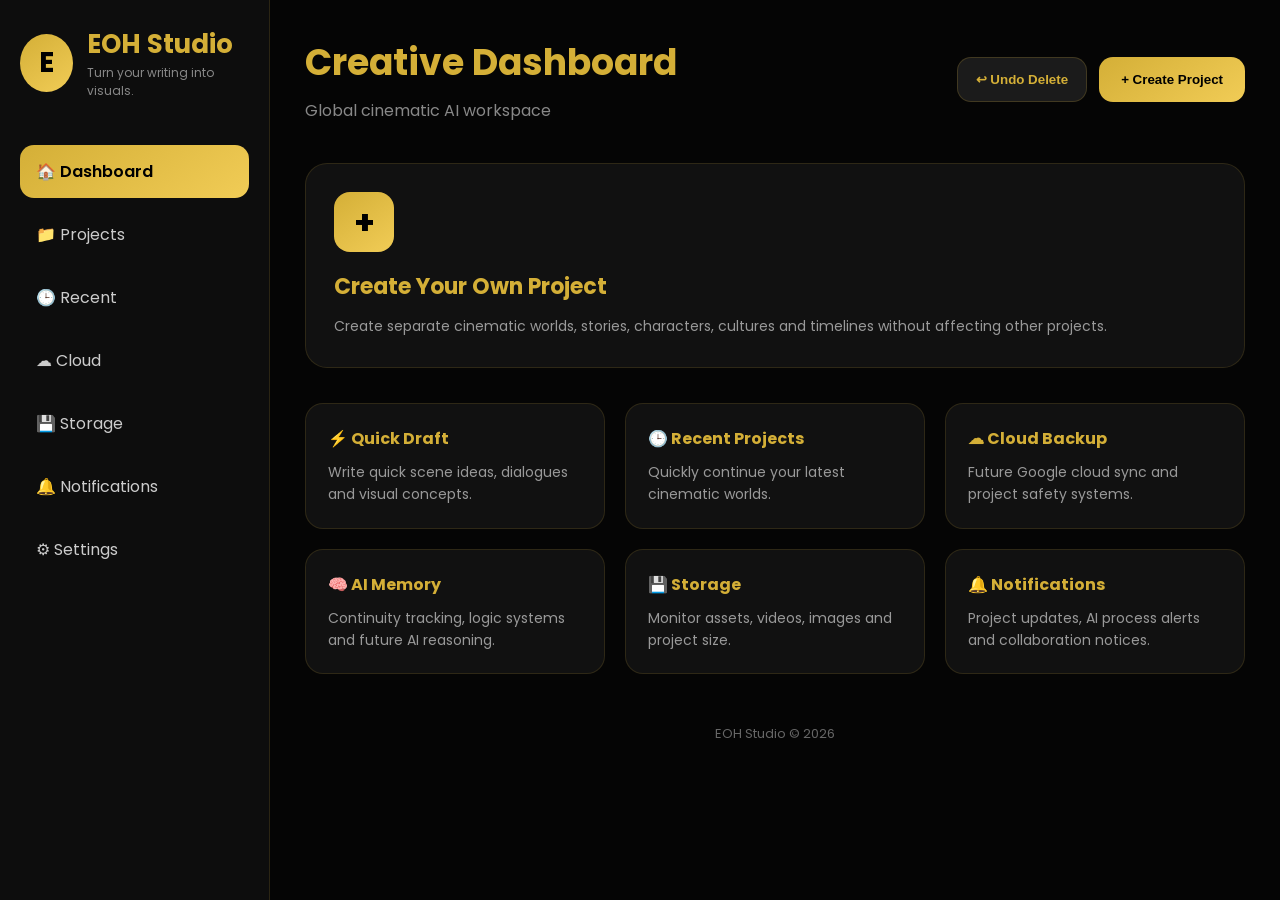
<file: index.html>
<!DOCTYPE html>
<html lang="en">

<head>

<meta charset="UTF-8">
<meta name="viewport" content="width=device-width, initial-scale=1.0">

<title>EOH Studio</title>

<link rel="preconnect" href="https://fonts.googleapis.com">
<link rel="preconnect" href="https://fonts.gstatic.com" crossorigin>

<link href="https://fonts.googleapis.com/css2?family=Poppins:wght@300;400;500;600;700&display=swap" rel="stylesheet">

<style>

*{
margin:0;
padding:0;
box-sizing:border-box;
}

body{

font-family:'Poppins',sans-serif;

background:#050505;
color:white;

overflow:hidden;
}

/* APP */

.app{
display:flex;
height:100vh;
}

/* SIDEBAR */

.sidebar{

width:270px;

background:#0d0d0d;

border-right:
1px solid rgba(212,175,55,0.15);

padding:25px 20px;
}

/* LOGO */

.logo{

display:flex;
align-items:center;
gap:14px;

margin-bottom:45px;
}

.logo-circle{

width:58px;
height:58px;

border-radius:50%;

background:
linear-gradient(
145deg,
#d4af37,
#f1cc56
);

display:flex;
justify-content:center;
align-items:center;

font-size:28px;
font-weight:700;

color:black;
}

.logo-text h1{
color:#d4af37;
font-size:26px;
}

.logo-text p{
font-size:12px;
color:#888;
}

/* NAVIGATION */

.nav ul{
list-style:none;
}

.nav li{

padding:14px 16px;

margin-bottom:10px;

border-radius:14px;

cursor:pointer;

transition:0.3s;

color:#ccc;
}

.nav li:hover,
.nav .active{

background:
linear-gradient(
145deg,
#d4af37,
#f1cc56
);

color:black;
font-weight:600;
}

/* MAIN */

.main{

flex:1;

padding:35px;

overflow-y:auto;
}

/* TOPBAR */

.topbar{

display:flex;
justify-content:space-between;
align-items:center;

margin-bottom:40px;
}

.topbar h2{

font-size:36px;
color:#d4af37;

margin-bottom:8px;
}

.topbar p{
color:#888;
}

/* BUTTONS */

.button-group{
display:flex;
gap:12px;
}

.primary-btn{

padding:14px 22px;

border:none;

border-radius:14px;

background:
linear-gradient(
145deg,
#d4af37,
#f1cc56
);

color:black;

font-weight:600;

cursor:pointer;

transition:0.3s;
}

.primary-btn:hover{
transform:translateY(-3px);
}

.undo-btn{

padding:14px 18px;

border:none;

border-radius:14px;

background:#1b1b1b;

color:#d4af37;

font-weight:600;

cursor:pointer;

border:
1px solid rgba(212,175,55,0.2);
}

/* PROJECT GRID */

.project-grid{

display:grid;

grid-template-columns:
repeat(auto-fit,minmax(300px,1fr));

gap:25px;

margin-bottom:35px;
}

/* CARD */

.card{

background:#111;

padding:28px;

border-radius:22px;

border:
1px solid rgba(212,175,55,0.15);

transition:0.3s;

position:relative;

cursor:pointer;
}

.card:hover{

transform:translateY(-5px);

border-color:#d4af37;
}

/* DELETE BUTTON */

.delete-btn{

position:absolute;

top:18px;
right:18px;

background:#2a0000;

border:none;

color:#ff6b6b;

padding:8px 10px;

border-radius:10px;

cursor:pointer;
}

/* DUPLICATE BUTTON */

.duplicate-btn{

position:absolute;

top:18px;
right:60px;

background:#111827;

border:none;

color:#7dd3fc;

padding:8px 10px;

border-radius:10px;

cursor:pointer;
}

/* PLUS */

.plus{

width:60px;
height:60px;

border-radius:16px;

background:
linear-gradient(
145deg,
#d4af37,
#f1cc56
);

display:flex;
justify-content:center;
align-items:center;

font-size:34px;
font-weight:700;

color:black;

margin-bottom:18px;
}

/* TEXT */

.card h3{

color:#d4af37;

margin-bottom:12px;

font-size:22px;
}

.card p{

color:#999;

line-height:1.7;

font-size:14px;
}

/* FEATURES */

.feature-grid{

display:grid;

grid-template-columns:
repeat(auto-fit,minmax(240px,1fr));

gap:20px;
}

.feature{

background:#111;

padding:22px;

border-radius:18px;

border:
1px solid rgba(212,175,55,0.15);

transition:0.3s;
}

.feature:hover{

transform:translateY(-4px);

border-color:#d4af37;
}

.feature h4{

color:#d4af37;

margin-bottom:10px;
}

.feature p{

color:#999;

font-size:14px;

line-height:1.6;
}

/* MODAL */

.modal{

position:fixed;

top:0;
left:0;

width:100%;
height:100%;

background:rgba(0,0,0,0.7);

display:none;

justify-content:center;
align-items:center;
}

.modal-box{

width:380px;

background:#111;

padding:28px;

border-radius:20px;

border:
1px solid rgba(212,175,55,0.2);
}

.modal-box h2{

color:#d4af37;

margin-bottom:20px;
}

.modal-box input,
.modal-box select{

width:100%;

padding:14px;

margin-bottom:14px;

border:none;

border-radius:12px;

background:#1b1b1b;

color:white;
}

/* FOOTER */

.footer{

margin-top:50px;

text-align:center;

color:#666;

font-size:13px;
}

/* RESPONSIVE */

@media(max-width:900px){

.sidebar{
display:none;
}

.main{
padding:20px;
}

.topbar{
flex-direction:column;
align-items:flex-start;
gap:20px;
}

}

</style>

</head>

<body>

<div class="app">

<!-- SIDEBAR -->

<aside class="sidebar">

<div class="logo">

<div class="logo-circle">
E
</div>

<div class="logo-text">

<h1>EOH Studio</h1>

<p>
Turn your writing into visuals.
</p>

</div>

</div>

<nav class="nav">

<ul>

<li class="active">🏠 Dashboard</li>
<li>📁 Projects</li>
<li>🕒 Recent</li>
<li>☁ Cloud</li>
<li>💾 Storage</li>
<li>🔔 Notifications</li>
<li>⚙ Settings</li>

</ul>

</nav>

</aside>

<!-- MAIN -->

<main class="main">

<div class="topbar">

<div>

<h2>
Creative Dashboard
</h2>

<p>
Global cinematic AI workspace
</p>

</div>

<div class="button-group">

<button class="undo-btn" id="undoBtn">
↩ Undo Delete
</button>

<button class="primary-btn" id="openModal">
+ Create Project
</button>

</div>

</div>

<!-- PROJECTS -->

<section class="project-grid" id="projectGrid">

<div class="card">

<div class="plus">
+
</div>

<h3>
Create Your Own Project
</h3>

<p>

Create separate cinematic worlds,
stories, characters,
cultures and timelines
without affecting other projects.

</p>

</div>

</section>

<!-- DASHBOARD FEATURES -->

<section class="feature-grid">

<div class="feature">

<h4>⚡ Quick Draft</h4>

<p>
Write quick scene ideas,
dialogues and visual concepts.
</p>

</div>

<div class="feature">

<h4>🕒 Recent Projects</h4>

<p>
Quickly continue
your latest cinematic worlds.
</p>

</div>

<div class="feature">

<h4>☁ Cloud Backup</h4>

<p>
Future Google cloud sync
and project safety systems.
</p>

</div>

<div class="feature">

<h4>🧠 AI Memory</h4>

<p>
Continuity tracking,
logic systems
and future AI reasoning.
</p>

</div>

<div class="feature">

<h4>💾 Storage</h4>

<p>
Monitor assets,
videos,
images and project size.
</p>

</div>

<div class="feature">

<h4>🔔 Notifications</h4>

<p>
Project updates,
AI process alerts
and collaboration notices.
</p>

</div>

</section>

<div class="footer">
EOH Studio © 2026
</div>

</main>

</div>

<!-- MODAL -->

<div class="modal" id="modal">

<div class="modal-box">

<h2>Create New Project</h2>

<input
type="text"
id="projectName"
placeholder="Project Name"
>

<select id="projectStyle">

<option>Fantasy Anime</option>
<option>Cyberpunk</option>
<option>Realistic</option>
<option>Dark Fantasy</option>

</select>

<select id="projectWorld">

<option>Fictional</option>
<option>Sci-Fi</option>
<option>Historical</option>

</select>

<button class="primary-btn" id="createProject">
Create Project
</button>

</div>

</div>

<script>

/* ELEMENTS */

const modal =
document.getElementById("modal");

const openModal =
document.getElementById("openModal");

const createProject =
document.getElementById("createProject");

const projectGrid =
document.getElementById("projectGrid");

const undoBtn =
document.getElementById("undoBtn");

/* STORAGE */

let projects =
JSON.parse(localStorage.getItem("eoh-projects"))
|| [];

let deletedProject = null;

/* SAVE */

function saveProjects(){

localStorage.setItem(
"eoh-projects",
JSON.stringify(projects)
);

}

/* RENDER */

function renderProjects(){

document.querySelectorAll(".generated")
.forEach(card => card.remove());

projects.forEach((project,index) => {

const card =
document.createElement("div");

card.classList.add(
"card",
"generated"
);

card.innerHTML = `

<button class="delete-btn">
✕
</button>

<button class="duplicate-btn">
⧉
</button>

<h3>${project.name}</h3>

<p>
${project.style}<br>
${project.world}
</p>

`;

/* OPEN PROJECT */

card.onclick = () => {

localStorage.setItem(
"current-project",
JSON.stringify(project)
);

window.location.href =
"pages/project.html";

};

/* DELETE */

card.querySelector(".delete-btn")
.onclick = (e) => {

e.stopPropagation();

deletedProject = project;

projects.splice(index,1);

saveProjects();

renderProjects();

};

/* DUPLICATE */

card.querySelector(".duplicate-btn")
.onclick = (e) => {

e.stopPropagation();

let copyName =
project.name + " Copy";

let counter = 2;

while(
projects.some(p =>
p.name === copyName
)
){

copyName =
project.name + " Copy " + counter;

counter++;

}

const duplicateProject = {

...project,

name: copyName

};

projects.push(duplicateProject);

saveProjects();

renderProjects();

};

projectGrid.appendChild(card);

});

}

/* INITIAL LOAD */

renderProjects();

/* OPEN MODAL */

openModal.onclick = () => {

modal.style.display = "flex";

};

/* CLOSE MODAL */

window.onclick = (e) => {

if(e.target === modal){

modal.style.display = "none";

}

};

/* CREATE PROJECT */

createProject.onclick = () => {

const name =
document.getElementById("projectName")
.value.trim();

const style =
document.getElementById("projectStyle")
.value;

const world =
document.getElementById("projectWorld")
.value;

/* EMPTY */

if(name === ""){

alert("Enter project name");

return;

}

/* DUPLICATE */

const exists =
projects.some(project =>
project.name.toLowerCase()
=== name.toLowerCase()
);

if(exists){

alert(
"Project already exists"
);

return;

}

/* NEW */

const newProject = {

name,
style,
world

};

projects.push(newProject);

saveProjects();

renderProjects();

/* RESET */

document.getElementById("projectName")
.value = "";

modal.style.display = "none";

};

/* UNDO */

undoBtn.onclick = () => {

if(deletedProject){

projects.push(deletedProject);

saveProjects();

renderProjects();

deletedProject = null;

}

};

</script>
<script src="js/app.js"></script>
</body>

</html>
</file>
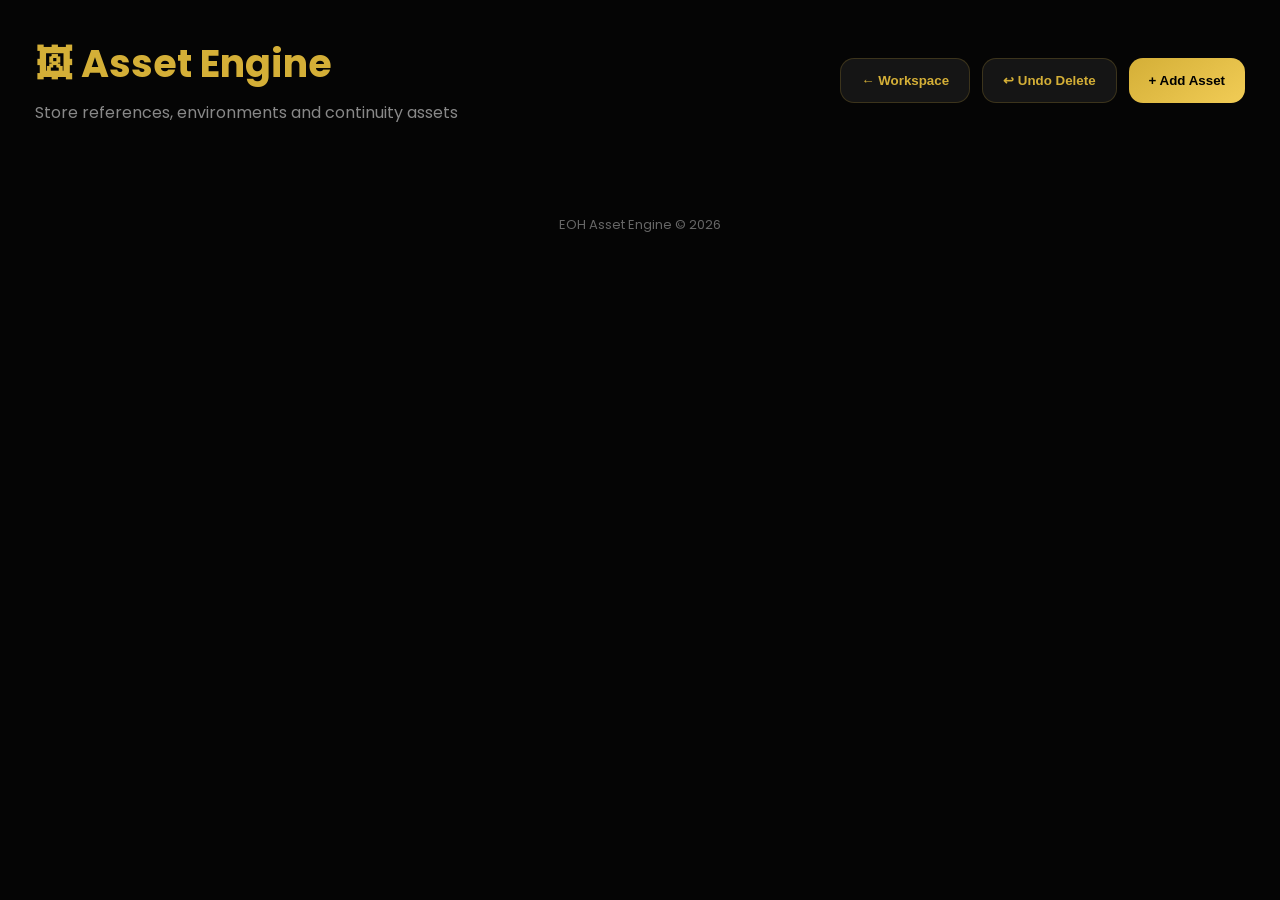
<file: pages/assets.html>
<!DOCTYPE html>
<html lang="en">

<head>

<meta charset="UTF-8">
<meta name="viewport" content="width=device-width, initial-scale=1.0">

<title>EOH Asset Engine</title>

<link rel="preconnect" href="https://fonts.googleapis.com">
<link rel="preconnect" href="https://fonts.gstatic.com" crossorigin>

<link href="https://fonts.googleapis.com/css2?family=Poppins:wght@300;400;500;600;700&display=swap" rel="stylesheet">

<style>

*{
margin:0;
padding:0;
box-sizing:border-box;
}

body{
font-family:'Poppins',sans-serif;
background:#050505;
color:white;
}

/* MAIN */

.container{
padding:35px;
}

/* TOPBAR */

.topbar{
display:flex;
justify-content:space-between;
align-items:center;
margin-bottom:40px;
flex-wrap:wrap;
gap:15px;
}

.title h1{
font-size:38px;
color:#d4af37;
margin-bottom:8px;
}

.title p{
color:#888;
}

/* BUTTONS */

.button-group{
display:flex;
gap:12px;
flex-wrap:wrap;
}

.btn{
padding:14px 20px;
border:none;
border-radius:14px;
cursor:pointer;
font-weight:600;
transition:0.3s;
}

.gold-btn{
background:linear-gradient(145deg,#d4af37,#f1cc56);
color:black;
}

.dark-btn{
background:#151515;
color:#d4af37;
border:1px solid rgba(212,175,55,0.2);
}

.btn:hover{
transform:translateY(-3px);
}

/* GRID */

.asset-grid{
display:grid;
grid-template-columns:repeat(auto-fit,minmax(300px,1fr));
gap:24px;
}

/* CARD */

.asset-card{
background:#111;
padding:20px;
border-radius:22px;
border:1px solid rgba(212,175,55,0.15);
position:relative;
transition:0.3s;
overflow:hidden;
}

.asset-card:hover{
transform:translateY(-5px);
border-color:#d4af37;
}

.asset-preview{
width:100%;
height:220px;
object-fit:cover;
border-radius:16px;
margin-bottom:18px;
background:#1a1a1a;
}

.asset-card h2{
color:#d4af37;
margin-bottom:10px;
font-size:22px;
}

.asset-card p{
color:#999;
line-height:1.7;
font-size:14px;
}

/* TAG */

.asset-tag{
display:inline-block;
margin-top:14px;
padding:8px 14px;
border-radius:30px;
background:#1b1b1b;
color:#d4af37;
font-size:12px;
}

/* ACTIONS */

.card-actions{
position:absolute;
top:18px;
right:18px;
display:flex;
gap:8px;
}

.action-btn{
border:none;
padding:8px 10px;
border-radius:10px;
cursor:pointer;
}

.delete-btn{
background:#2a0000;
color:#ff7070;
}

.edit-btn{
background:#111827;
color:#7dd3fc;
}

/* MODAL */

.modal{
position:fixed;
top:0;
left:0;
width:100%;
height:100%;
background:rgba(0,0,0,0.75);
display:none;
justify-content:center;
align-items:center;
padding:20px;
}

.modal-box{
width:650px;
max-height:90vh;
overflow-y:auto;
background:#111;
padding:30px;
border-radius:24px;
border:1px solid rgba(212,175,55,0.2);
}

.modal-box h2{
color:#d4af37;
margin-bottom:20px;
}

.modal-box input,
.modal-box textarea,
.modal-box select{
width:100%;
padding:14px;
margin-bottom:14px;
border:none;
border-radius:12px;
background:#1b1b1b;
color:white;
font-family:'Poppins',sans-serif;
}

textarea{
resize:none;
height:100px;
}

/* FOOTER */

.footer{
margin-top:50px;
text-align:center;
color:#666;
font-size:13px;
}

@media(max-width:700px){

.container{
padding:20px;
}

.modal-box{
width:100%;
}

}

</style>

</head>

<body>

<div class="container">

<!-- TOPBAR -->

<div class="topbar">

<div class="title">

<h1>
🖼 Asset Engine
</h1>

<p>
Store references, environments and continuity assets
</p>

</div>

<div class="button-group">

<button class="btn dark-btn"
onclick="goBack()">

← Workspace

</button>

<button class="btn dark-btn"
id="undoBtn">

↩ Undo Delete

</button>

<button class="btn gold-btn"
id="openModal">

+ Add Asset

</button>

</div>

</div>

<!-- GRID -->

<section class="asset-grid"
id="assetGrid">

</section>

<div class="footer">
EOH Asset Engine © 2026
</div>

</div>

<!-- MODAL -->

<div class="modal"
id="modal">

<div class="modal-box">

<h2>Add Asset</h2>

<input
type="text"
id="assetName"
placeholder="Asset Name"
>

<select id="assetType">

<option>Background</option>
<option>Village</option>
<option>Flag</option>
<option>Costume</option>
<option>Environment</option>
<option>Reference</option>
<option>Room</option>
<option>Building</option>

</select>

<textarea
id="assetDescription"
placeholder="Asset Description"
></textarea>

<input
type="file"
id="assetImage"
accept="image/*"
>

<button
class="btn gold-btn"
style="width:100%;margin-top:10px;"
id="saveAsset">

Save Asset

</button>

</div>

</div>

<script>

/* CURRENT PROJECT */

const currentProject =
JSON.parse(
localStorage.getItem("current-project")
);

/* STORAGE KEY */

const storageKey =
"assets-" + currentProject.name;

/* STORAGE */

let assets =
JSON.parse(
localStorage.getItem(storageKey)
) || [];

let deletedAsset = null;

let editingIndex = null;

/* ELEMENTS */

const modal =
document.getElementById("modal");

const openModal =
document.getElementById("openModal");

const saveAsset =
document.getElementById("saveAsset");

const assetGrid =
document.getElementById("assetGrid");

/* OPEN */

openModal.onclick = ()=>{

modal.style.display = "flex";

};

/* CLOSE */

window.onclick = (e)=>{

if(e.target === modal){

modal.style.display = "none";

}

};

/* SAVE STORAGE */

function saveStorage(){

localStorage.setItem(
storageKey,
JSON.stringify(assets)
);

}

/* RENDER */

function renderAssets(){

assetGrid.innerHTML = "";

assets.forEach((asset,index)=>{

const card =
document.createElement("div");

card.classList.add("asset-card");

card.innerHTML = `

<div class="card-actions">

<button class="action-btn edit-btn">
✎
</button>

<button class="action-btn delete-btn">
✕
</button>

</div>

<img
src="${asset.image}"
class="asset-preview"
>

<h2>${asset.name}</h2>

<p>

Type:
${asset.type}<br><br>

${asset.description}

</p>

<span class="asset-tag">
${asset.type}
</span>

`;

/* DELETE */

card.querySelector(".delete-btn")
.onclick = ()=>{

deletedAsset = asset;

assets.splice(index,1);

saveStorage();

renderAssets();

};

/* EDIT */

card.querySelector(".edit-btn")
.onclick = ()=>{

editingIndex = index;

document.getElementById("assetName")
.value = asset.name;

document.getElementById("assetType")
.value = asset.type;

document.getElementById("assetDescription")
.value = asset.description;

modal.style.display = "flex";

};

assetGrid.appendChild(card);

});

}

/* INITIAL */

renderAssets();

/* SAVE */

saveAsset.onclick = ()=>{

const name =
document.getElementById("assetName")
.value.trim();

const type =
document.getElementById("assetType")
.value;

const description =
document.getElementById("assetDescription")
.value;

const imageInput =
document.getElementById("assetImage");

if(name === ""){

alert("Enter asset name");

return;

}

/* DUPLICATE */

const duplicate =
assets.some((asset,i)=>

asset.name.toLowerCase()
=== name.toLowerCase()

&& i !== editingIndex

);

if(duplicate){

alert(
"Asset already exists"
);

return;

}

/* IMAGE */

const file =
imageInput.files[0];

if(file){

const reader =
new FileReader();

reader.onload = function(e){

saveAssetData(
e.target.result
);

};

reader.readAsDataURL(file);

}

else{

saveAssetData("");

}

function saveAssetData(imageData){

const newAsset = {

name,
type,
description,
image:imageData

};

/* EDIT */

if(editingIndex !== null){

assets[editingIndex] =
newAsset;

editingIndex = null;

}

/* NEW */

else{

assets.push(newAsset);

}

/* SAVE */

saveStorage();

renderAssets();

/* RESET */

document.getElementById("assetName").value = "";
document.getElementById("assetDescription").value = "";
document.getElementById("assetImage").value = "";

modal.style.display = "none";

}

};

/* UNDO */

document.getElementById("undoBtn")
.onclick = ()=>{

if(deletedAsset){

assets.push(deletedAsset);

saveStorage();

renderAssets();

deletedAsset = null;

}

};

/* BACK */

function goBack(){

window.location.href =
"project.html";

}

</script>
<script src="../js/app.js"></script>
</body>

</html>
</file>
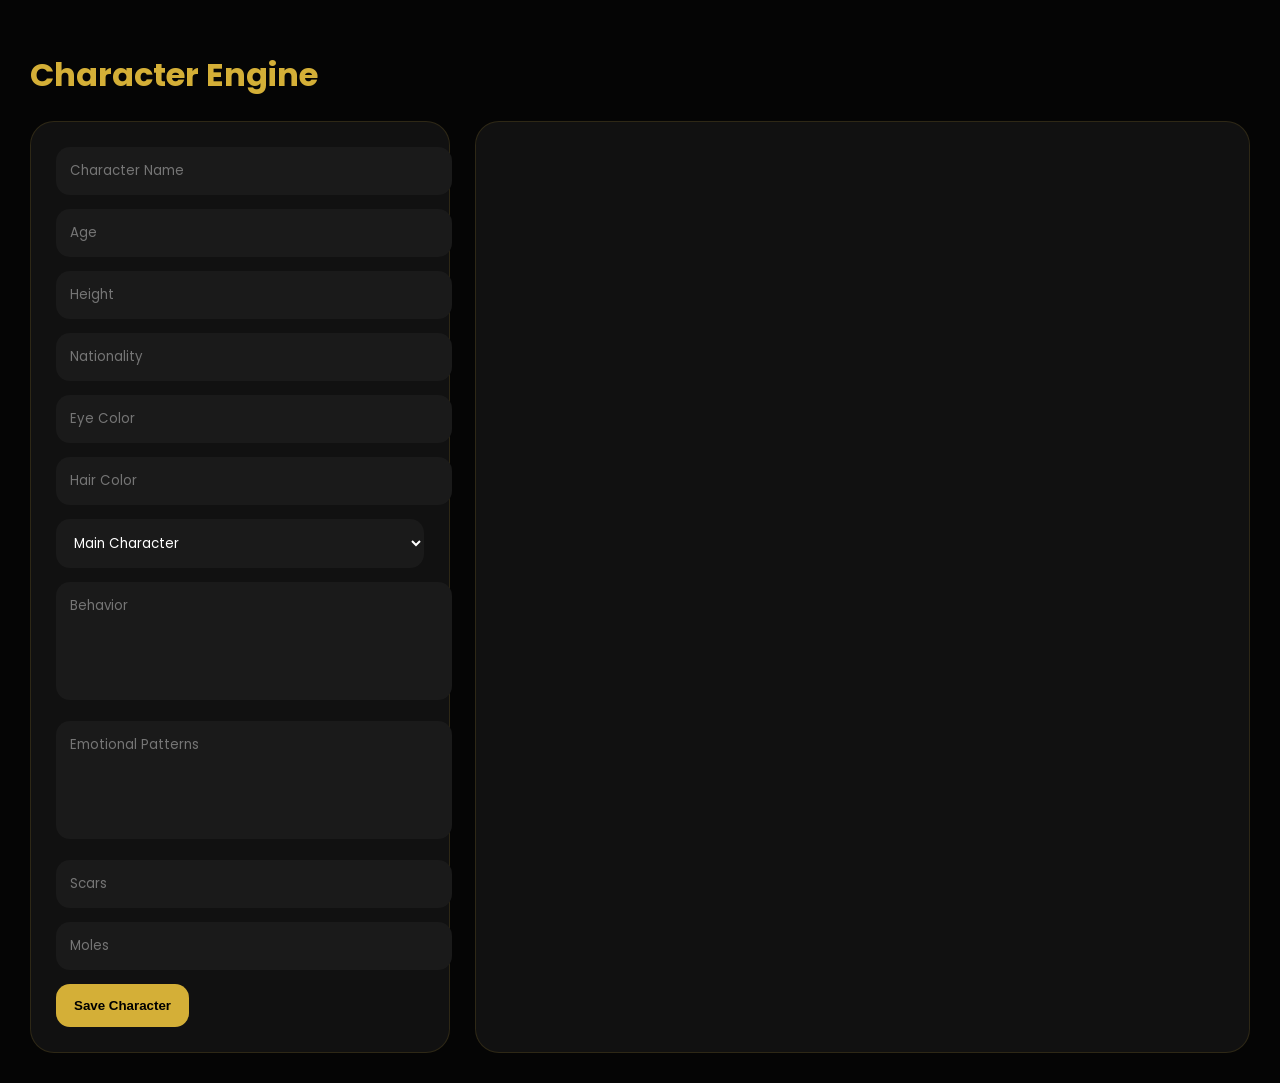
<file: pages/characters.html>
<!DOCTYPE html>
<html lang="en">
<head>
<meta charset="UTF-8">
<title>Character Engine</title>
<link href="https://fonts.googleapis.com/css2?family=Poppins:wght@300;400;600;700&display=swap" rel="stylesheet">

<style>
body{
font-family:Poppins;
background:#050505;
color:white;
padding:30px;
margin:0;
}

.container{
max-width:1500px;
margin:auto;
}

.grid{
display:grid;
grid-template-columns:420px 1fr;
gap:25px;
}

.card{
background:#111;
padding:25px;
border-radius:24px;
border:1px solid rgba(212,175,55,.15);
}

input,select,textarea{
width:100%;
padding:14px;
margin-bottom:14px;
background:#1a1a1a;
border:none;
border-radius:14px;
color:white;
font-family:Poppins;
}

textarea{
height:90px;
resize:none;
}

button{
padding:14px 18px;
background:#d4af37;
border:none;
border-radius:14px;
font-weight:600;
cursor:pointer;
}

.character-grid{
display:grid;
grid-template-columns:repeat(auto-fill,minmax(320px,1fr));
gap:18px;
}

.character-box{
background:#1a1a1a;
padding:22px;
border-radius:20px;
}

.avatar{
width:95px;
height:95px;
border-radius:50%;
background:#d4af37;
margin:auto;
margin-bottom:16px;
}

.role{
display:inline-block;
padding:6px 12px;
background:#222;
color:#d4af37;
border-radius:20px;
font-size:12px;
margin-bottom:12px;
}

.detail{
font-size:13px;
color:#bbb;
margin-top:6px;
}
</style>
</head>
<body>

<div class="container">

<h1 style="color:#d4af37;">Character Engine</h1>

<div class="grid">

<div class="card">

<input id="name" placeholder="Character Name">
<input id="age" placeholder="Age">
<input id="height" placeholder="Height">
<input id="nation" placeholder="Nationality">
<input id="eye" placeholder="Eye Color">
<input id="hair" placeholder="Hair Color">

<select id="role">
<option>Main Character</option>
<option>Supporting Character</option>
<option>NPC</option>
</select>

<textarea id="behavior" placeholder="Behavior"></textarea>
<textarea id="emotion" placeholder="Emotional Patterns"></textarea>

<input id="scars" placeholder="Scars">
<input id="moles" placeholder="Moles">

<button onclick="saveCharacter()">
Save Character
</button>

</div>

<div class="card">

<div id="characterList" class="character-grid"></div>

</div>

</div>

</div>

<script>

let characters =
JSON.parse(localStorage.getItem("characters")) || [];

function saveCharacter(){

const char={

name:name.value,
age:age.value,
height:height.value,
nation:nation.value,
eye:eye.value,
hair:hair.value,
role:role.value,
behavior:behavior.value,
emotion:emotion.value,
scars:scars.value,
moles:moles.value

};

characters.push(char);

localStorage.setItem(
"characters",
JSON.stringify(characters)
);

renderCharacters();

}

function renderCharacters(){

characterList.innerHTML="";

characters.forEach(char=>{

characterList.innerHTML += `

<div class="character-box">

<div class="avatar"></div>

<center>
<div class="role">${char.role}</div>
<h3 style="color:#d4af37;">${char.name}</h3>
</center>

<div class="detail">Age: ${char.age}</div>
<div class="detail">Height: ${char.height}</div>
<div class="detail">Nationality: ${char.nation}</div>
<div class="detail">Eyes: ${char.eye}</div>
<div class="detail">Hair: ${char.hair}</div>
<div class="detail">Behavior: ${char.behavior}</div>
<div class="detail">Emotion: ${char.emotion}</div>
<div class="detail">Scars: ${char.scars}</div>
<div class="detail">Moles: ${char.moles}</div>

</div>

`;

});

}

renderCharacters();

</script>

<script src="../js/app.js"></script>

</body>
</html>
</file>
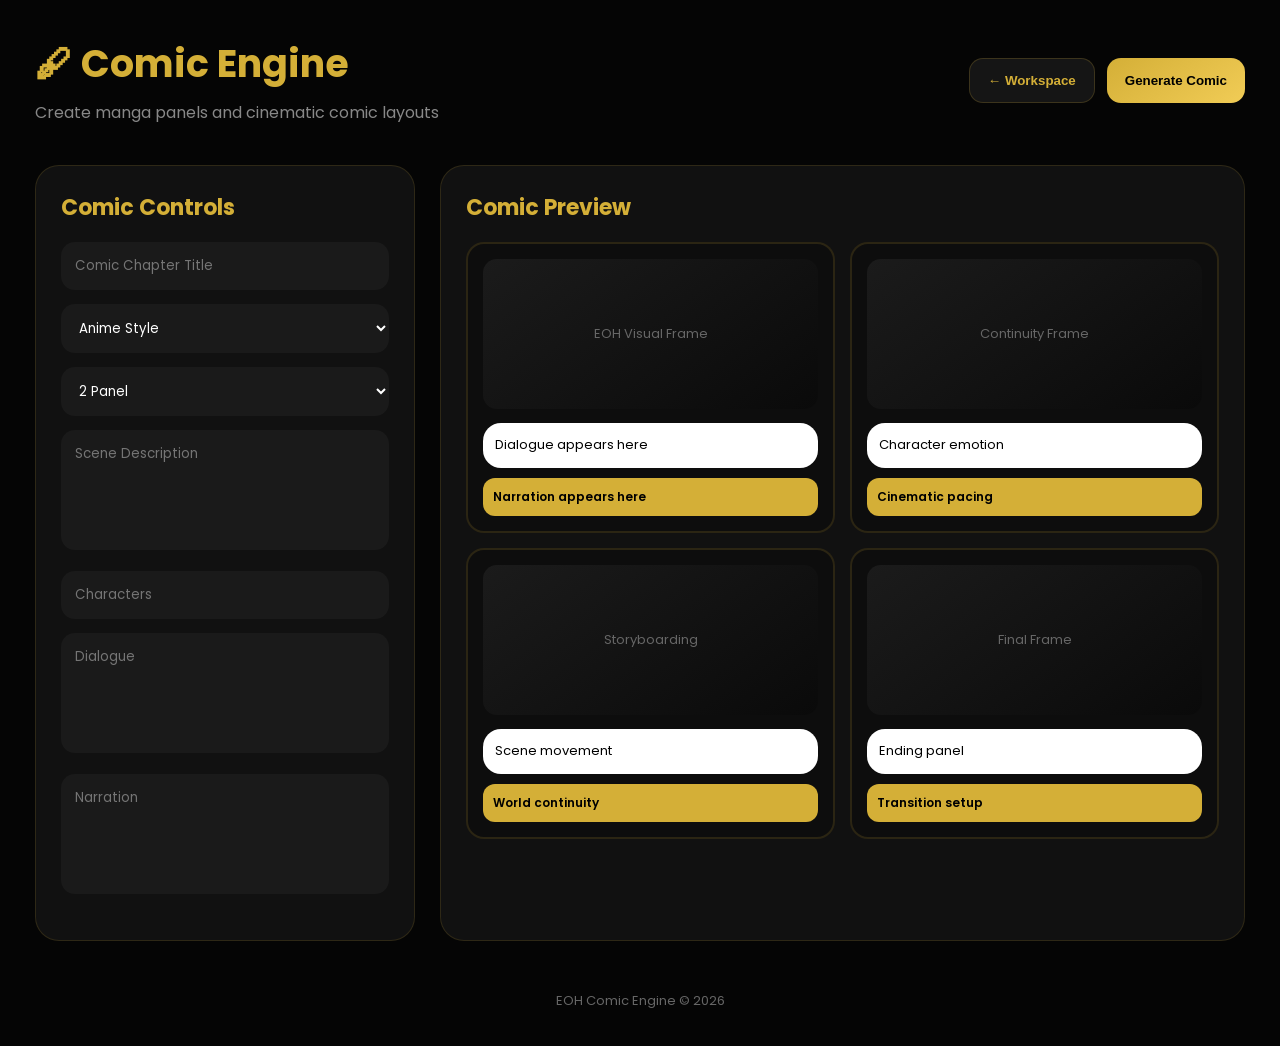
<file: pages/comic.html>
<!DOCTYPE html>
<html lang="en">

<head>

<meta charset="UTF-8">
<meta name="viewport" content="width=device-width, initial-scale=1.0">

<title>EOH Comic Engine</title>

<link rel="preconnect" href="https://fonts.googleapis.com">
<link rel="preconnect" href="https://fonts.gstatic.com" crossorigin>

<link href="https://fonts.googleapis.com/css2?family=Poppins:wght@300;400;500;600;700&display=swap" rel="stylesheet">

<style>

*{
margin:0;
padding:0;
box-sizing:border-box;
}

body{
font-family:'Poppins',sans-serif;
background:#050505;
color:white;
}

/* MAIN */

.container{
padding:35px;
}

/* TOPBAR */

.topbar{
display:flex;
justify-content:space-between;
align-items:center;
margin-bottom:40px;
flex-wrap:wrap;
gap:15px;
}

.title h1{
font-size:38px;
color:#d4af37;
margin-bottom:8px;
}

.title p{
color:#888;
}

/* BUTTONS */

.button-group{
display:flex;
gap:12px;
flex-wrap:wrap;
}

.btn{
padding:14px 18px;
border:none;
border-radius:14px;
cursor:pointer;
font-weight:600;
transition:0.3s;
}

.gold-btn{
background:linear-gradient(145deg,#d4af37,#f1cc56);
color:black;
}

.dark-btn{
background:#151515;
color:#d4af37;
border:1px solid rgba(212,175,55,0.2);
}

.btn:hover{
transform:translateY(-3px);
}

/* LAYOUT */

.comic-layout{
display:grid;
grid-template-columns:380px 1fr;
gap:25px;
}

/* PANEL */

.panel{
background:#111;
border-radius:24px;
padding:25px;
border:1px solid rgba(212,175,55,0.15);
}

/* TITLE */

.section-title{
font-size:22px;
color:#d4af37;
margin-bottom:18px;
}

/* INPUTS */

textarea,
input,
select{

width:100%;
padding:14px;
margin-bottom:14px;

border:none;
border-radius:14px;

background:#1a1a1a;
color:white;

font-family:'Poppins',sans-serif;
}

textarea{
resize:none;
height:120px;
}

/* CANVAS */

.comic-preview{
display:grid;
grid-template-columns:repeat(2,1fr);
gap:15px;
}

/* FRAME */

.frame{
background:#0d0d0d;
border:2px solid rgba(212,175,55,0.15);
border-radius:18px;
padding:15px;
min-height:260px;
position:relative;
overflow:hidden;
transition:0.3s;
}

.frame:hover{
border-color:#d4af37;
}

/* IMAGE */

.frame-image{
height:150px;
border-radius:14px;
background:linear-gradient(145deg,#1b1b1b,#0a0a0a);

display:flex;
justify-content:center;
align-items:center;

color:#666;
font-size:13px;

margin-bottom:14px;
}

/* DIALOGUE */

.dialogue{
background:white;
color:black;
padding:12px;
border-radius:18px;
font-size:13px;
margin-bottom:10px;
line-height:1.6;
}

/* NARRATION */

.narration{
background:#d4af37;
color:black;
padding:10px;
border-radius:12px;
font-size:12px;
font-weight:600;
}

/* FOOTER */

.footer{
margin-top:50px;
text-align:center;
color:#666;
font-size:13px;
}

@media(max-width:1000px){

.comic-layout{
grid-template-columns:1fr;
}

.comic-preview{
grid-template-columns:1fr;
}

.container{
padding:20px;
}

}

</style>

</head>

<body>

<div class="container">

<!-- TOPBAR -->

<div class="topbar">

<div class="title">

<h1>
🖋 Comic Engine
</h1>

<p>
Create manga panels and cinematic comic layouts
</p>

</div>

<div class="button-group">

<button
class="btn dark-btn"
onclick="goBack()">

← Workspace

</button>

<button
class="btn gold-btn"
onclick="generateComic()">

Generate Comic

</button>

</div>

</div>

<!-- LAYOUT -->

<div class="comic-layout">

<!-- LEFT -->

<div class="panel">

<h2 class="section-title">
Comic Controls
</h2>

<input
type="text"
id="comicTitle"
placeholder="Comic Chapter Title"
>

<select id="comicStyle">

<option>Anime Style</option>
<option>Manga Black & White</option>
<option>Cinematic Comic</option>
<option>Webtoon</option>

</select>

<select id="panelLayout">

<option>2 Panel</option>
<option>4 Panel</option>
<option>Storyboard Layout</option>

</select>

<textarea
id="sceneDescription"
placeholder="Scene Description"
></textarea>

<input
type="text"
id="characters"
placeholder="Characters"
>

<textarea
id="dialogueText"
placeholder="Dialogue"
></textarea>

<textarea
id="narrationText"
placeholder="Narration"
></textarea>

</div>

<!-- RIGHT -->

<div class="panel">

<h2 class="section-title">
Comic Preview
</h2>

<div
class="comic-preview"
id="comicPreview">

<div class="frame">

<div class="frame-image">
EOH Visual Frame
</div>

<div class="dialogue">
Dialogue appears here
</div>

<div class="narration">
Narration appears here
</div>

</div>

<div class="frame">

<div class="frame-image">
Continuity Frame
</div>

<div class="dialogue">
Character emotion
</div>

<div class="narration">
Cinematic pacing
</div>

</div>

<div class="frame">

<div class="frame-image">
Storyboarding
</div>

<div class="dialogue">
Scene movement
</div>

<div class="narration">
World continuity
</div>

</div>

<div class="frame">

<div class="frame-image">
Final Frame
</div>

<div class="dialogue">
Ending panel
</div>

<div class="narration">
Transition setup
</div>

</div>

</div>

</div>

</div>

<div class="footer">
EOH Comic Engine © 2026
</div>

</div>

<script>

/* BACK */

function goBack(){

window.location.href =
"project.html";

}

/* GENERATE */

function generateComic(){

const title =
document.getElementById("comicTitle")
.value;

const style =
document.getElementById("comicStyle")
.value;

const scene =
document.getElementById("sceneDescription")
.value;

const characters =
document.getElementById("characters")
.value;

const dialogue =
document.getElementById("dialogueText")
.value;

const narration =
document.getElementById("narrationText")
.value;

const preview =
document.getElementById("comicPreview");

preview.innerHTML = `

<div class="frame">

<div class="frame-image">
${style}
</div>

<div class="dialogue">
${dialogue || "Dialogue"}
</div>

<div class="narration">
${narration || "Narration"}
</div>

</div>

<div class="frame">

<div class="frame-image">
${characters || "Characters"}
</div>

<div class="dialogue">
${scene || "Scene"}
</div>

<div class="narration">
EOH continuity applied
</div>

</div>

<div class="frame">

<div class="frame-image">
Cinematic Camera
</div>

<div class="dialogue">
Emotion tracking enabled
</div>

<div class="narration">
Timeline synchronized
</div>

</div>

<div class="frame">

<div class="frame-image">
Final Composition
</div>

<div class="dialogue">
${title || "Comic"}
</div>

<div class="narration">
Ready for export
</div>

</div>

`;

}

</script>
<script src="../js/app.js"></script>
</body>

</html>
</file>
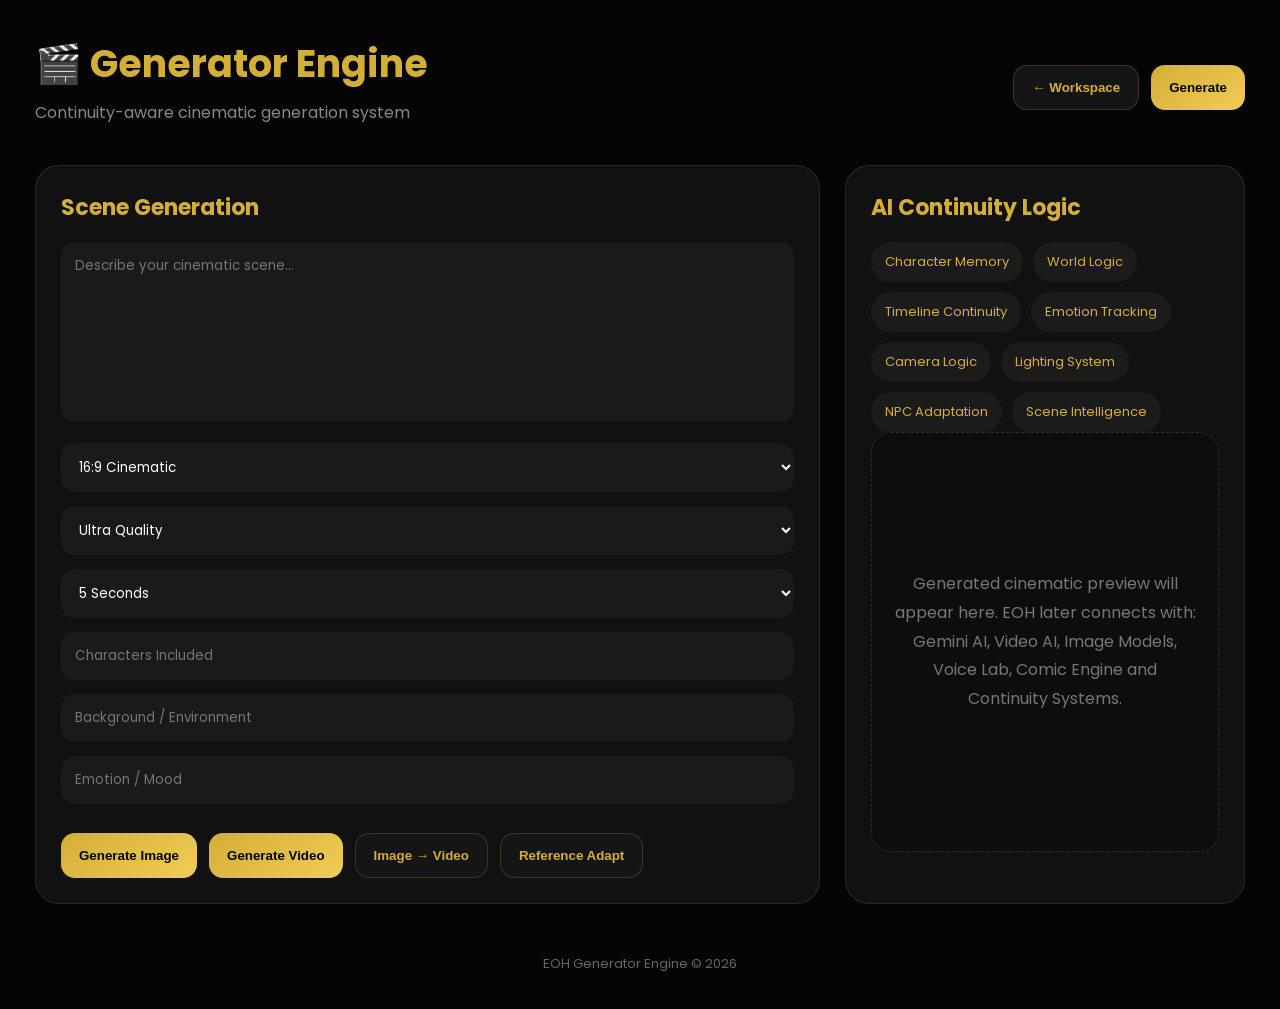
<file: pages/generator.html>
<!DOCTYPE html>
<html lang="en">

<head>

<meta charset="UTF-8">
<meta name="viewport" content="width=device-width, initial-scale=1.0">

<title>EOH Generator Engine</title>

<link rel="preconnect" href="https://fonts.googleapis.com">
<link rel="preconnect" href="https://fonts.gstatic.com" crossorigin>

<link href="https://fonts.googleapis.com/css2?family=Poppins:wght@300;400;500;600;700&display=swap" rel="stylesheet">

<style>

*{
margin:0;
padding:0;
box-sizing:border-box;
}

body{
font-family:'Poppins',sans-serif;
background:#050505;
color:white;
}

/* MAIN */

.container{
padding:35px;
}

/* TOPBAR */

.topbar{
display:flex;
justify-content:space-between;
align-items:center;
margin-bottom:40px;
flex-wrap:wrap;
gap:15px;
}

.title h1{
font-size:38px;
color:#d4af37;
margin-bottom:8px;
}

.title p{
color:#888;
}

/* GRID */

.generator-layout{
display:grid;
grid-template-columns:1fr 400px;
gap:25px;
}

/* PANEL */

.panel{
background:#111;
border:1px solid rgba(212,175,55,0.15);
border-radius:24px;
padding:25px;
}

/* SECTION */

.section-title{
font-size:22px;
color:#d4af37;
margin-bottom:18px;
}

/* INPUTS */

textarea,
select,
input{

width:100%;
padding:14px;
margin-bottom:14px;

border:none;
border-radius:14px;

background:#1a1a1a;
color:white;

font-family:'Poppins',sans-serif;
}

textarea{
resize:none;
height:180px;
}

/* BUTTONS */

.button-group{
display:flex;
gap:12px;
flex-wrap:wrap;
margin-top:15px;
}

.btn{
padding:14px 18px;
border:none;
border-radius:14px;
cursor:pointer;
font-weight:600;
transition:0.3s;
}

.gold-btn{
background:linear-gradient(145deg,#d4af37,#f1cc56);
color:black;
}

.dark-btn{
background:#151515;
color:#d4af37;
border:1px solid rgba(212,175,55,0.2);
}

.btn:hover{
transform:translateY(-3px);
}

/* OUTPUT */

.output-box{
height:420px;
border-radius:20px;
background:#0d0d0d;
border:1px dashed rgba(212,175,55,0.2);

display:flex;
justify-content:center;
align-items:center;
text-align:center;

padding:20px;

color:#777;
line-height:1.8;
}

/* TAGS */

.tag-list{
display:flex;
flex-wrap:wrap;
gap:10px;
margin-top:10px;
}

.tag{
padding:10px 14px;
border-radius:30px;
background:#1b1b1b;
color:#d4af37;
font-size:13px;
}

/* FOOTER */

.footer{
margin-top:50px;
text-align:center;
color:#666;
font-size:13px;
}

@media(max-width:1000px){

.generator-layout{
grid-template-columns:1fr;
}

.container{
padding:20px;
}

}

</style>

</head>

<body>

<div class="container">

<!-- TOPBAR -->

<div class="topbar">

<div class="title">

<h1>
🎬 Generator Engine
</h1>

<p>
Continuity-aware cinematic generation system
</p>

</div>

<div class="button-group">

<button
class="btn dark-btn"
onclick="goBack()">

← Workspace

</button>

<button
class="btn gold-btn"
onclick="simulateGeneration()">

Generate

</button>

</div>

</div>

<!-- LAYOUT -->

<div class="generator-layout">

<!-- LEFT -->

<div class="panel">

<h2 class="section-title">
Scene Generation
</h2>

<textarea
id="prompt"
placeholder="Describe your cinematic scene..."
></textarea>

<select id="frameType">

<option>16:9 Cinematic</option>
<option>1:1 Square</option>
<option>9:16 Vertical</option>

</select>

<select id="quality">

<option>Ultra Quality</option>
<option>High Quality</option>
<option>Medium Quality</option>

</select>

<select id="duration">

<option>5 Seconds</option>
<option>8 Seconds</option>
<option>10 Seconds</option>
<option>15 Seconds</option>
<option>30 Seconds</option>

</select>

<input
type="text"
id="characters"
placeholder="Characters Included"
>

<input
type="text"
id="background"
placeholder="Background / Environment"
>

<input
type="text"
id="emotion"
placeholder="Emotion / Mood"
>

<div class="button-group">

<button class="btn gold-btn">
Generate Image
</button>

<button class="btn gold-btn">
Generate Video
</button>

<button class="btn dark-btn">
Image → Video
</button>

<button class="btn dark-btn">
Reference Adapt
</button>

</div>

</div>

<!-- RIGHT -->

<div class="panel">

<h2 class="section-title">
AI Continuity Logic
</h2>

<div class="tag-list">

<div class="tag">
Character Memory
</div>

<div class="tag">
World Logic
</div>

<div class="tag">
Timeline Continuity
</div>

<div class="tag">
Emotion Tracking
</div>

<div class="tag">
Camera Logic
</div>

<div class="tag">
Lighting System
</div>

<div class="tag">
NPC Adaptation
</div>

<div class="tag">
Scene Intelligence
</div>

</div>

<div
class="output-box"
id="outputBox">

Generated cinematic preview
will appear here.

EOH later connects with:
Gemini AI,
Video AI,
Image Models,
Voice Lab,
Comic Engine
and Continuity Systems.

</div>

</div>

</div>

<div class="footer">
EOH Generator Engine © 2026
</div>

</div>

<script>

/* BACK */

function goBack(){

window.location.href =
"project.html";

}

/* SIMULATION */

function simulateGeneration(){

const prompt =
document.getElementById("prompt")
.value;

const characters =
document.getElementById("characters")
.value;

const background =
document.getElementById("background")
.value;

const emotion =
document.getElementById("emotion")
.value;

const output =
document.getElementById("outputBox");

output.innerHTML = `

🎬 GENERATION READY

Prompt:
${prompt}

Characters:
${characters}

Background:
${background}

Emotion:
${emotion}

EOH continuity system prepared the cinematic structure.

`;

}

</script>
<script src="../js/app.js"></script>
</body>

</html>
</file>
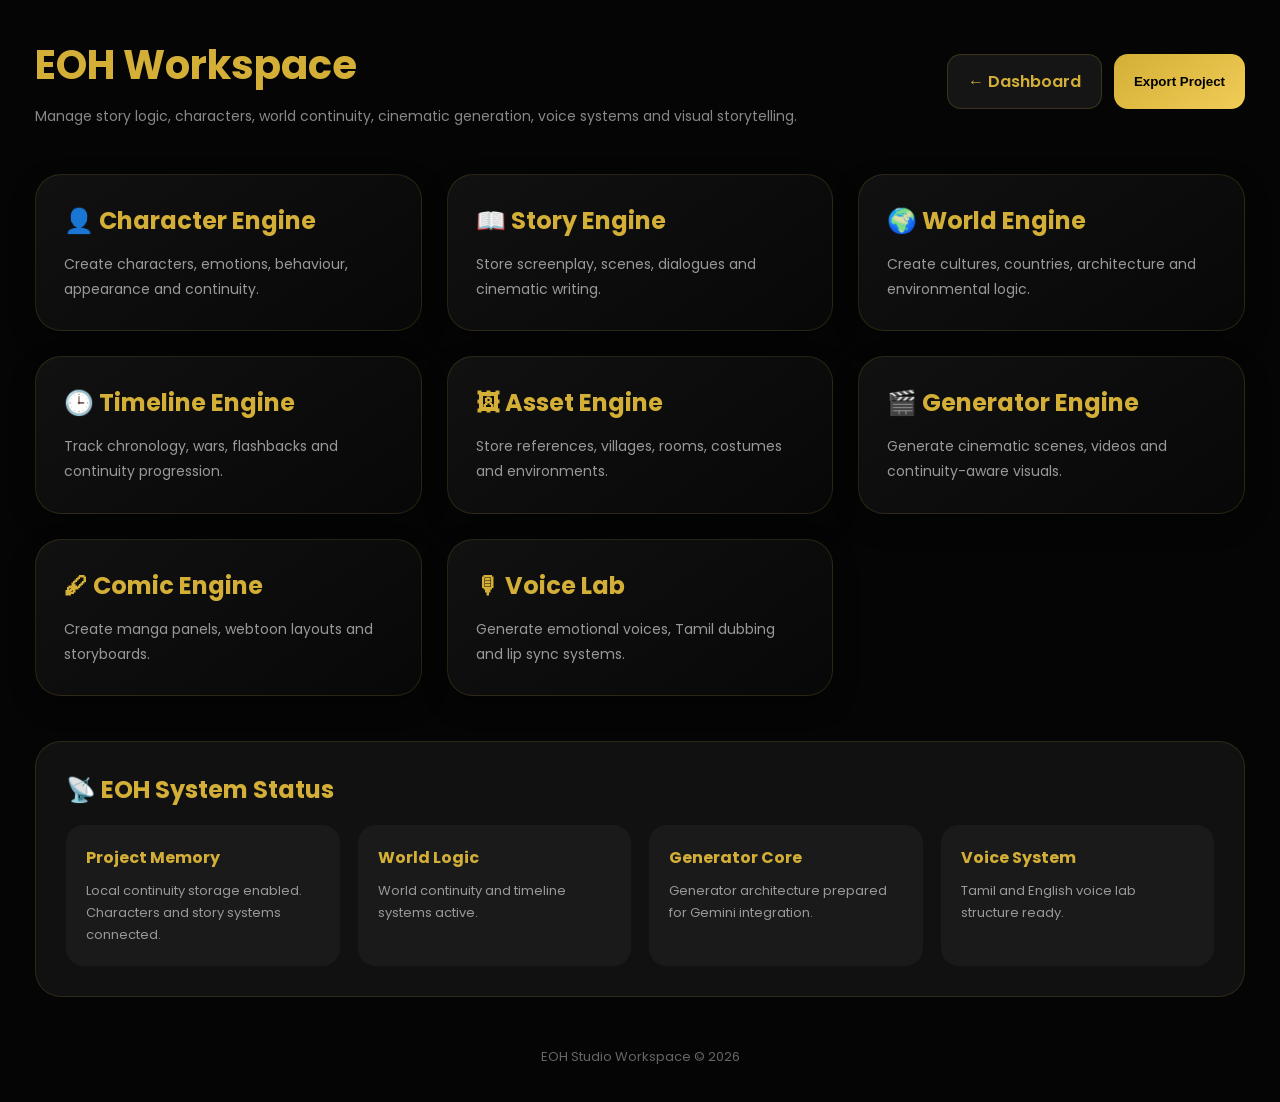
<file: pages/project.html>
<!DOCTYPE html>
<html lang="en">

<head>

<meta charset="UTF-8">
<meta name="viewport" content="width=device-width, initial-scale=1.0">

<title>EOH Project Workspace</title>

<link rel="preconnect" href="https://fonts.googleapis.com">
<link rel="preconnect" href="https://fonts.gstatic.com" crossorigin>

<link href="https://fonts.googleapis.com/css2?family=Poppins:wght@300;400;500;600;700&display=swap" rel="stylesheet">

<style>

*{
margin:0;
padding:0;
box-sizing:border-box;
}

body{
font-family:'Poppins',sans-serif;
background:#050505;
color:white;
overflow-x:hidden;
}

/* MAIN */

.container{
padding:35px;
}

/* TOPBAR */

.topbar{
display:flex;
justify-content:space-between;
align-items:center;
margin-bottom:45px;
flex-wrap:wrap;
gap:20px;
}

.project-info h1{
font-size:40px;
color:#d4af37;
margin-bottom:10px;
}

.project-info p{
color:#888;
font-size:14px;
line-height:1.7;
}

/* BUTTONS */

.button-group{
display:flex;
gap:12px;
flex-wrap:wrap;
}

.btn{
padding:14px 20px;
border:none;
border-radius:14px;
cursor:pointer;
font-weight:600;
transition:0.3s;
text-decoration:none;
display:inline-flex;
align-items:center;
justify-content:center;
}

.gold-btn{
background:linear-gradient(145deg,#d4af37,#f1cc56);
color:black;
}

.dark-btn{
background:#151515;
color:#d4af37;
border:1px solid rgba(212,175,55,0.2);
}

.btn:hover{
transform:translateY(-3px);
}

/* GRID */

.workspace-grid{
display:grid;
grid-template-columns:repeat(auto-fit,minmax(300px,1fr));
gap:25px;
}

/* CARD */

.workspace-card{
background:linear-gradient(
145deg,
rgba(18,18,18,0.95),
rgba(8,8,8,0.95)
);

border:1px solid rgba(212,175,55,0.15);

padding:28px;

border-radius:26px;

transition:0.3s;

text-decoration:none;
color:white;
display:block;

box-shadow:
0 10px 25px rgba(0,0,0,0.35);
}

.workspace-card:hover{

transform:translateY(-6px);

border-color:#d4af37;

box-shadow:
0 0 30px rgba(212,175,55,0.15);
}

.workspace-card h2{
font-size:24px;
margin-bottom:14px;
color:#d4af37;
}

.workspace-card p{
font-size:14px;
line-height:1.8;
color:#999;
}

/* STATUS */

.status-panel{
margin-top:45px;

background:#111;

border:1px solid rgba(212,175,55,0.15);

padding:30px;

border-radius:26px;
}

.status-panel h2{
color:#d4af37;
margin-bottom:18px;
}

.status-grid{
display:grid;
grid-template-columns:repeat(auto-fit,minmax(220px,1fr));
gap:18px;
}

.status-box{
background:#1a1a1a;
padding:20px;
border-radius:18px;
}

.status-box h3{
color:#d4af37;
margin-bottom:10px;
font-size:16px;
}

.status-box p{
font-size:13px;
line-height:1.7;
color:#999;
}

/* FOOTER */

.footer{
margin-top:50px;
text-align:center;
font-size:13px;
color:#666;
}

/* RESPONSIVE */

@media(max-width:900px){

.container{
padding:20px;
}

.project-info h1{
font-size:30px;
}

}

</style>

</head>

<body>

<div class="container">

<!-- TOPBAR -->

<div class="topbar">

<div class="project-info">

<h1 id="projectTitle">
EOH Workspace
</h1>

<p>
Manage story logic, characters,
world continuity, cinematic generation,
voice systems and visual storytelling.
</p>

</div>

<div class="button-group">

<a href="../index.html"
class="btn dark-btn">

← Dashboard

</a>

<button
class="btn gold-btn"
onclick="exportProject()">

Export Project

</button>

</div>

</div>

<!-- WORKSPACE -->

<div class="workspace-grid">

<a href="characters.html" class="workspace-card">

<h2>👤 Character Engine</h2>

<p>
Create characters, emotions,
behaviour, appearance and continuity.
</p>

</a>

<a href="story.html" class="workspace-card">

<h2>📖 Story Engine</h2>

<p>
Store screenplay, scenes,
dialogues and cinematic writing.
</p>

</a>

<a href="world.html" class="workspace-card">

<h2>🌍 World Engine</h2>

<p>
Create cultures, countries,
architecture and environmental logic.
</p>

</a>

<a href="timeline.html" class="workspace-card">

<h2>🕒 Timeline Engine</h2>

<p>
Track chronology, wars,
flashbacks and continuity progression.
</p>

</a>

<a href="assets.html" class="workspace-card">

<h2>🖼 Asset Engine</h2>

<p>
Store references, villages,
rooms, costumes and environments.
</p>

</a>

<a href="generator.html" class="workspace-card">

<h2>🎬 Generator Engine</h2>

<p>
Generate cinematic scenes,
videos and continuity-aware visuals.
</p>

</a>

<a href="comic.html" class="workspace-card">

<h2>🖋 Comic Engine</h2>

<p>
Create manga panels,
webtoon layouts and storyboards.
</p>

</a>

<a href="voice.html" class="workspace-card">

<h2>🎙 Voice Lab</h2>

<p>
Generate emotional voices,
Tamil dubbing and lip sync systems.
</p>

</a>

</div>

<!-- STATUS -->

<div class="status-panel">

<h2>
📡 EOH System Status
</h2>

<div class="status-grid">

<div class="status-box">

<h3>Project Memory</h3>

<p>
Local continuity storage enabled.
Characters and story systems connected.
</p>

</div>

<div class="status-box">

<h3>World Logic</h3>

<p>
World continuity and timeline systems active.
</p>

</div>

<div class="status-box">

<h3>Generator Core</h3>

<p>
Generator architecture prepared
for Gemini integration.
</p>

</div>

<div class="status-box">

<h3>Voice System</h3>

<p>
Tamil and English voice lab structure ready.
</p>

</div>

</div>

</div>

<div class="footer">
EOH Studio Workspace © 2026
</div>

</div>

<script>

/* CURRENT PROJECT */

const currentProject =
JSON.parse(
localStorage.getItem("current-project")
);

/* TITLE */

if(currentProject){

document.getElementById("projectTitle")
.innerText =
currentProject.name;

}

/* EXPORT */

function exportProject(){

alert(
"Future update:\nProject export system will connect here."
);

}

</script>
<script src="../js/app.js"></script>
</body>

</html>
</file>
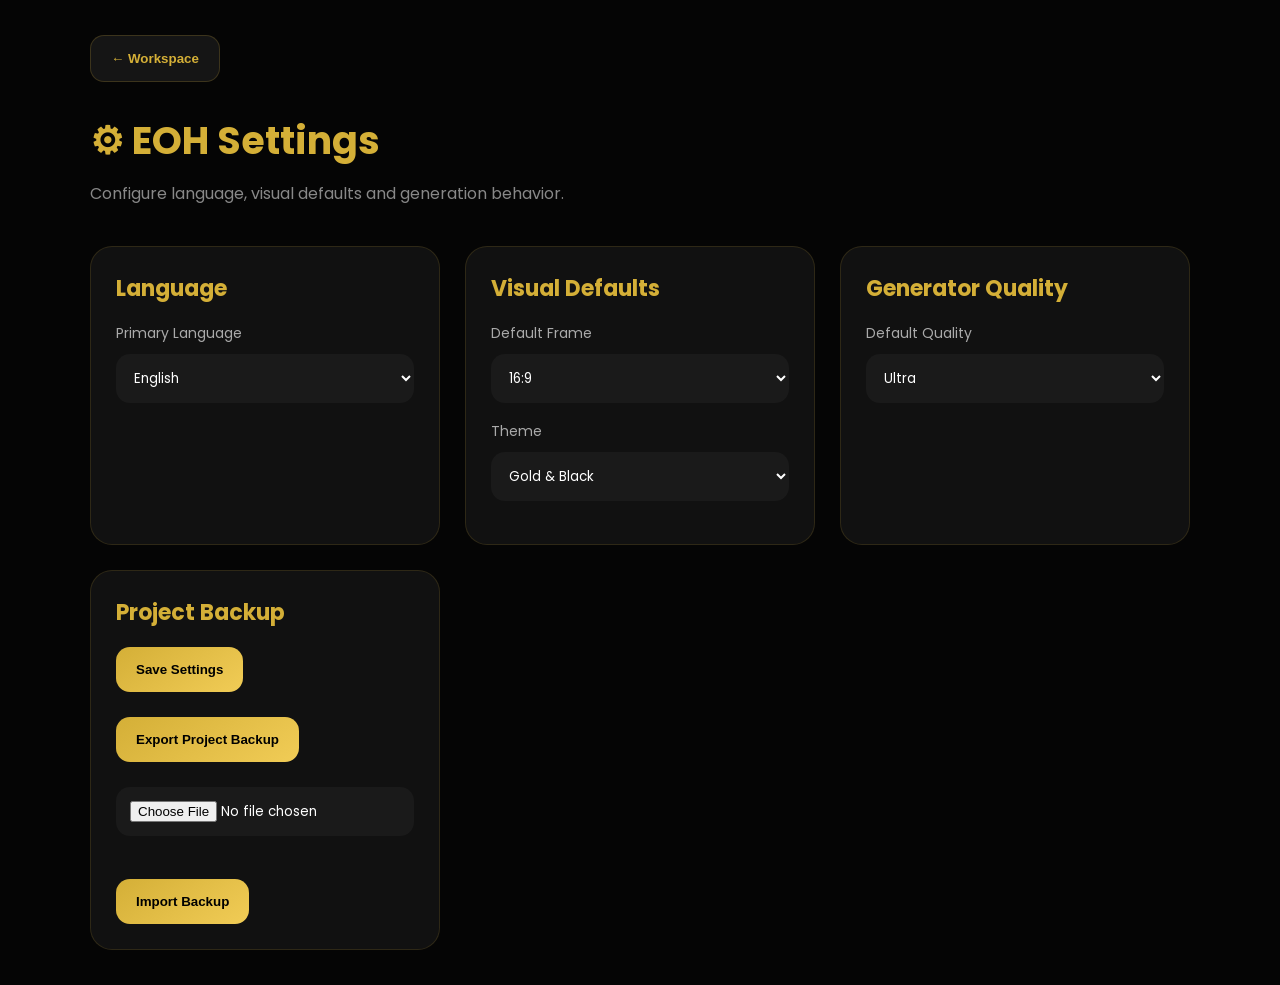
<file: pages/settings.html>
<!DOCTYPE html>
<html lang="en">
<head>
<meta charset="UTF-8">
<meta name="viewport" content="width=device-width, initial-scale=1.0">
<title>EOH Settings</title>

<link href="https://fonts.googleapis.com/css2?family=Poppins:wght@300;400;600;700&display=swap" rel="stylesheet">

<style>

*{
margin:0;
padding:0;
box-sizing:border-box;
}

body{
font-family:'Poppins',sans-serif;
background:#050505;
color:white;
padding:35px;
}

.container{
max-width:1100px;
margin:auto;
}

h1{
color:#d4af37;
margin-bottom:12px;
font-size:38px;
}

.subtitle{
color:#888;
margin-bottom:40px;
}

.settings-grid{
display:grid;
grid-template-columns:repeat(auto-fit,minmax(320px,1fr));
gap:25px;
}

.card{
background:#111;
padding:25px;
border-radius:22px;
border:1px solid rgba(212,175,55,0.15);
}

.card h2{
color:#d4af37;
margin-bottom:18px;
font-size:22px;
}

label{
display:block;
margin-bottom:10px;
color:#aaa;
font-size:14px;
}

select,input{
width:100%;
padding:14px;
margin-bottom:18px;
background:#1a1a1a;
border:none;
border-radius:14px;
color:white;
font-family:'Poppins',sans-serif;
}

button{
padding:15px 20px;
border:none;
border-radius:14px;
cursor:pointer;
background:linear-gradient(145deg,#d4af37,#f1cc56);
color:black;
font-weight:600;
}

.back-btn{
margin-bottom:30px;
background:#151515;
color:#d4af37;
border:1px solid rgba(212,175,55,0.2);
}

</style>
</head>

<body>

<div class="container">

<button class="back-btn" onclick="goBack()">
← Workspace
</button>

<h1>⚙ EOH Settings</h1>

<p class="subtitle">
Configure language, visual defaults and generation behavior.
</p>

<div class="settings-grid">

<div class="card">
<h2>Language</h2>

<label>Primary Language</label>
<select id="language">
<option>English</option>
<option>Tamil</option>
<option>English + Tamil</option>
</select>

</div>

<div class="card">
<h2>Visual Defaults</h2>

<label>Default Frame</label>
<select id="frame">
<option>16:9</option>
<option>1:1</option>
<option>9:16</option>
</select>

<label>Theme</label>
<select id="theme">
<option>Gold & Black</option>
<option>Dark Silver</option>
</select>

</div>

<div class="card">
<h2>Generator Quality</h2>

<label>Default Quality</label>
<select id="quality">
<option>Ultra</option>
<option>High</option>
<option>Medium</option>
</select>

</div>

<div class="card">
<h2>Project Backup</h2>

<button onclick="saveSettings()">
Save Settings
</button>

<br><br>

<button onclick="exportBackup()">
Export Project Backup
</button>

<br><br>

<input type="file" id="importFile">

<br><br>

<button onclick="importBackup()">
Import Backup
</button>

</div>

</div>

</div>

<script>

function goBack(){
window.location.href="project.html";
}

/* SAVE SETTINGS */

function saveSettings(){

const settings = {
language:document.getElementById("language").value,
frame:document.getElementById("frame").value,
theme:document.getElementById("theme").value,
quality:document.getElementById("quality").value
};

localStorage.setItem(
"eoh-settings",
JSON.stringify(settings)
);

alert("Settings Saved");

}

/* EXPORT BACKUP */

function exportBackup(){

const data =
JSON.stringify(localStorage);

const blob =
new Blob(
[data],
{type:"application/json"}
);

const link =
document.createElement("a");

link.href =
URL.createObjectURL(blob);

link.download =
"EOH_Backup.json";

link.click();

}

/* IMPORT BACKUP */

function importBackup(){

const file =
document.getElementById("importFile").files[0];

if(!file){

alert("Choose backup file");

return;

}

const reader =
new FileReader();

reader.onload = function(e){

const data =
JSON.parse(e.target.result);

for(let key in data){

localStorage.setItem(
key,
data[key]
);

}

alert("Backup Restored");

};

reader.readAsText(file);

}

</script>
<script src="../js/app.js"></script>

</body>
</html>
</file>
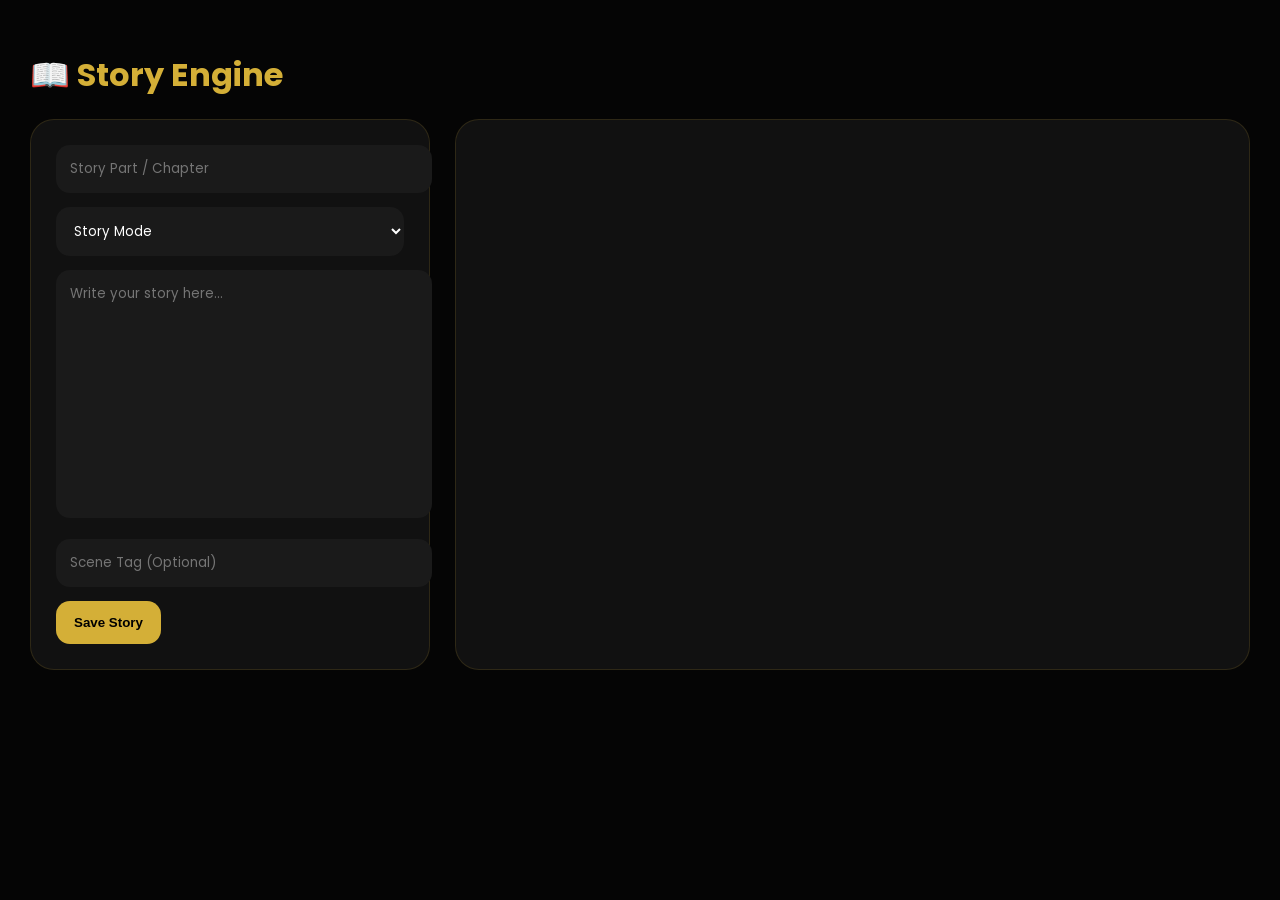
<file: pages/story.html>
<!DOCTYPE html>
<html lang="en">
<head>
<meta charset="UTF-8">
<meta name="viewport" content="width=device-width, initial-scale=1.0">
<title>EOH Story Engine</title>

<link href="https://fonts.googleapis.com/css2?family=Poppins:wght@300;400;600;700&display=swap" rel="stylesheet">

<style>

body{
font-family:Poppins;
background:#050505;
color:white;
padding:30px;
margin:0;
}

.container{
max-width:1450px;
margin:auto;
}

.grid{
display:grid;
grid-template-columns:400px 1fr;
gap:25px;
}

.card{
background:#111;
padding:25px;
border-radius:24px;
border:1px solid rgba(212,175,55,.15);
}

input,textarea,select{
width:100%;
padding:14px;
margin-bottom:14px;
background:#1a1a1a;
border:none;
border-radius:14px;
color:white;
font-family:Poppins;
}

textarea{
height:220px;
resize:none;
}

button{
padding:14px 18px;
background:#d4af37;
border:none;
border-radius:14px;
font-weight:600;
cursor:pointer;
}

.story-list{
display:grid;
gap:18px;
}

.story-box{
background:#1a1a1a;
padding:20px;
border-radius:18px;
}

.actions{
margin-top:14px;
display:flex;
gap:10px;
}

h1{
color:#d4af37;
margin-bottom:20px;
}

.mode-tag{
display:inline-block;
padding:6px 12px;
background:#222;
color:#d4af37;
border-radius:20px;
font-size:12px;
margin-bottom:10px;
}

</style>
</head>

<body>

<div class="container">

<h1>📖 Story Engine</h1>

<div class="grid">

<!-- LEFT -->

<div class="card">

<input id="title" placeholder="Story Part / Chapter">

<select id="mode">
<option>Story Mode</option>
<option>Screenplay Mode</option>
<option>Scene Breakdown</option>
<option>Notes Mode</option>
</select>

<textarea id="storyContent" placeholder="Write your story here..."></textarea>

<input id="sceneTag" placeholder="Scene Tag (Optional)">

<button onclick="saveStory()">
Save Story
</button>

</div>

<!-- RIGHT -->

<div class="card">

<div id="storyList" class="story-list"></div>

</div>

</div>

</div>

<script>

let stories =
JSON.parse(localStorage.getItem("stories")) || [];

/* SAVE */

function saveStory(){

const story = {

title:title.value,
mode:mode.value,
content:storyContent.value,
sceneTag:sceneTag.value

};

stories.push(story);

localStorage.setItem(
"stories",
JSON.stringify(stories)
);

renderStories();

}

/* DELETE */

function deleteStory(i){

stories.splice(i,1);

localStorage.setItem(
"stories",
JSON.stringify(stories)
);

renderStories();

}

/* RENDER */

function renderStories(){

const list =
document.getElementById("storyList");

list.innerHTML="";

stories.forEach((story,i)=>{

list.innerHTML += `

<div class="story-box">

<div class="mode-tag">
${story.mode}
</div>

<h3 style="color:#d4af37;">
${story.title}
</h3>

<p style="
margin-top:12px;
color:#aaa;
line-height:1.7;
">
${story.content.substring(0,250)}...
</p>

<p style="
margin-top:12px;
font-size:13px;
color:#777;
">
${story.sceneTag}
</p>

<div class="actions">

<button onclick="deleteStory(${i})">
Delete
</button>

</div>

</div>

`;

});

}

renderStories();

</script>

<script src="../js/app.js"></script>

</body>
</html>
</file>
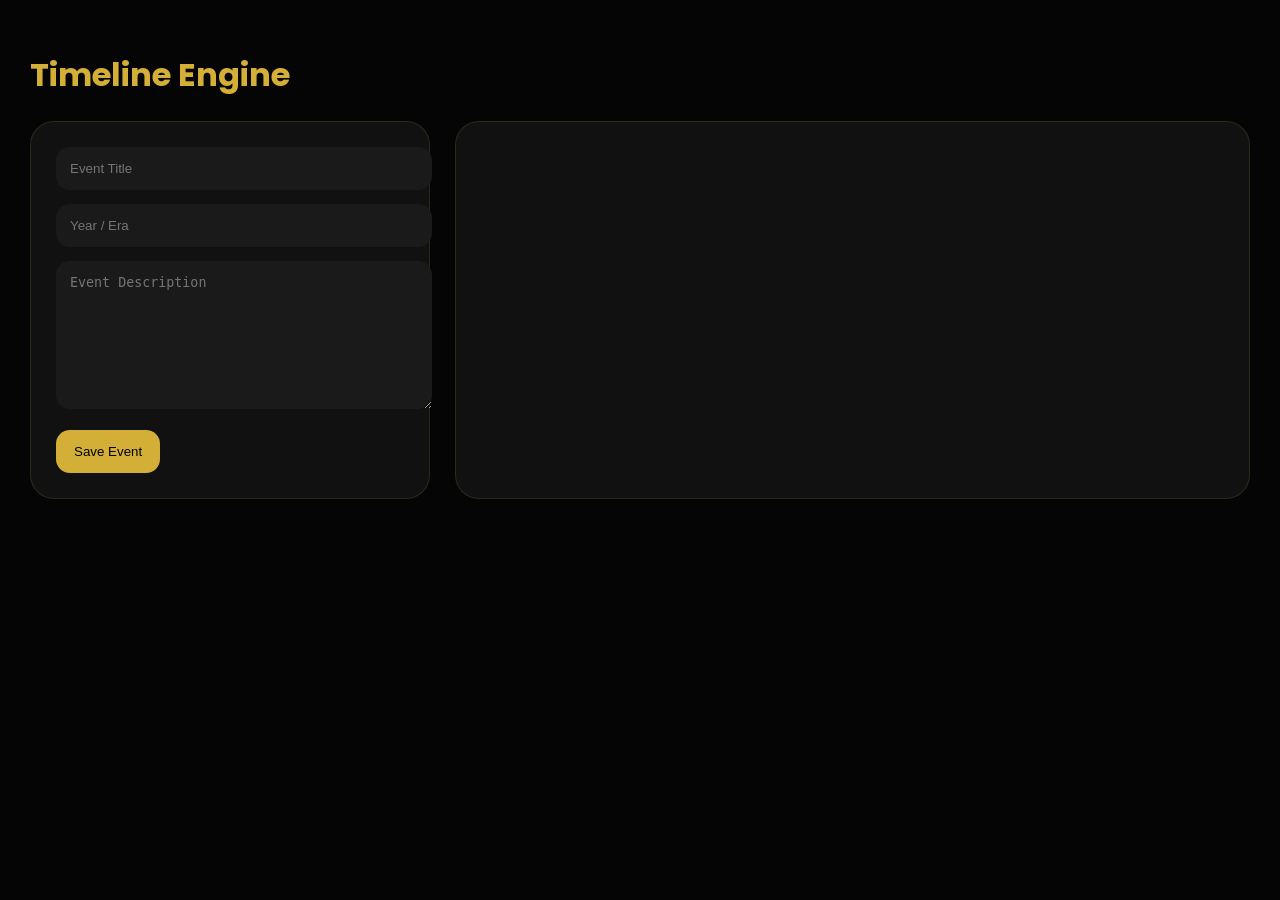
<file: pages/timeline.html>
<!DOCTYPE html>
<html lang="en">
<head>
<meta charset="UTF-8">
<title>Timeline Engine</title>
<link href="https://fonts.googleapis.com/css2?family=Poppins:wght@300;400;600;700&display=swap" rel="stylesheet">

<style>
body{
font-family:Poppins;
background:#050505;
color:white;
padding:30px;
margin:0;
}
.container{
max-width:1400px;
margin:auto;
}
.grid{
display:grid;
grid-template-columns:400px 1fr;
gap:25px;
}
.card{
background:#111;
padding:25px;
border-radius:24px;
border:1px solid rgba(212,175,55,.15);
}
input,textarea{
width:100%;
padding:14px;
margin-bottom:14px;
background:#1a1a1a;
border:none;
border-radius:14px;
color:white;
}
textarea{
height:120px;
}
button{
padding:14px 18px;
background:#d4af37;
border:none;
border-radius:14px;
cursor:pointer;
}
.event-box{
background:#1a1a1a;
padding:20px;
border-radius:18px;
margin-bottom:16px;
}
</style>
</head>
<body>

<div class="container">

<h1 style="color:#d4af37;">Timeline Engine</h1>

<div class="grid">

<div class="card">
<input id="eventTitle" placeholder="Event Title">
<input id="year" placeholder="Year / Era">
<textarea id="eventDesc" placeholder="Event Description"></textarea>

<button onclick="saveTimeline()">Save Event</button>
</div>

<div class="card">
<div id="timelineList"></div>
</div>

</div>
</div>

<script>

let events =
JSON.parse(localStorage.getItem("timeline")) || [];

function saveTimeline(){

events.push({
title:eventTitle.value,
year:year.value,
desc:eventDesc.value
});

localStorage.setItem(
"timeline",
JSON.stringify(events)
);

renderTimeline();
}

function renderTimeline(){

timelineList.innerHTML="";

events.forEach(event=>{

timelineList.innerHTML+=`
<div class="event-box">
<h3 style="color:#d4af37;">${event.title}</h3>
<p>${event.year}</p>
<p>${event.desc}</p>
</div>
`;

});
}

renderTimeline();

</script>

<script src="../js/app.js"></script>

</body>
</html>
</file>
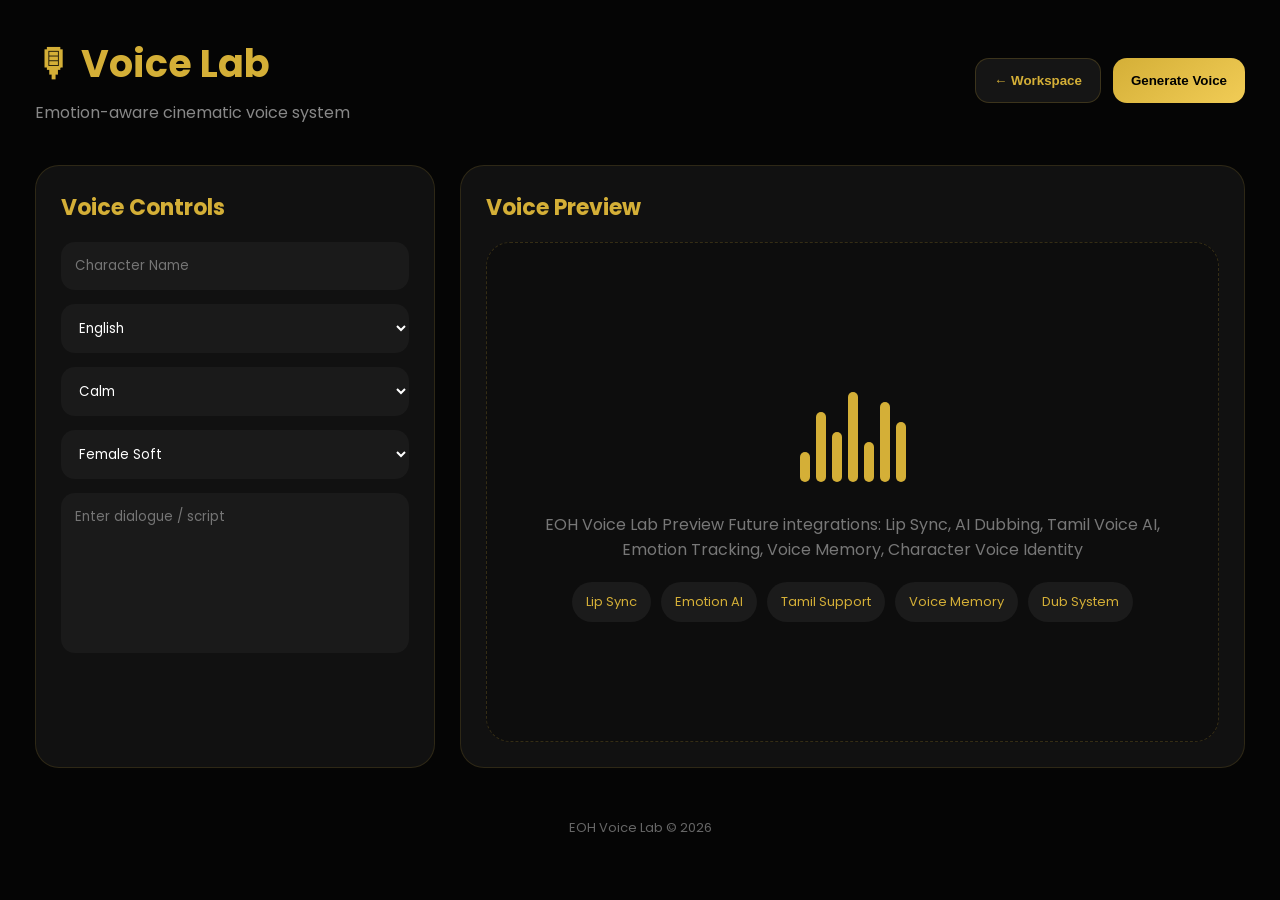
<file: pages/voice.html>
<!DOCTYPE html>
<html lang="en">

<head>

<meta charset="UTF-8">
<meta name="viewport" content="width=device-width, initial-scale=1.0">

<title>EOH Voice Lab</title>

<link rel="preconnect" href="https://fonts.googleapis.com">
<link rel="preconnect" href="https://fonts.gstatic.com" crossorigin>

<link href="https://fonts.googleapis.com/css2?family=Poppins:wght@300;400;500;600;700&display=swap" rel="stylesheet">

<style>

*{
margin:0;
padding:0;
box-sizing:border-box;
}

body{
font-family:'Poppins',sans-serif;
background:#050505;
color:white;
}

/* MAIN */

.container{
padding:35px;
}

/* TOPBAR */

.topbar{
display:flex;
justify-content:space-between;
align-items:center;
margin-bottom:40px;
flex-wrap:wrap;
gap:15px;
}

.title h1{
font-size:38px;
color:#d4af37;
margin-bottom:8px;
}

.title p{
color:#888;
}

/* BUTTONS */

.button-group{
display:flex;
gap:12px;
flex-wrap:wrap;
}

.btn{
padding:14px 18px;
border:none;
border-radius:14px;
cursor:pointer;
font-weight:600;
transition:0.3s;
}

.gold-btn{
background:linear-gradient(145deg,#d4af37,#f1cc56);
color:black;
}

.dark-btn{
background:#151515;
color:#d4af37;
border:1px solid rgba(212,175,55,0.2);
}

.btn:hover{
transform:translateY(-3px);
}

/* LAYOUT */

.voice-layout{
display:grid;
grid-template-columns:400px 1fr;
gap:25px;
}

/* PANEL */

.panel{
background:#111;
border-radius:24px;
padding:25px;
border:1px solid rgba(212,175,55,0.15);
}

/* SECTION */

.section-title{
font-size:22px;
color:#d4af37;
margin-bottom:18px;
}

/* INPUTS */

textarea,
input,
select{

width:100%;
padding:14px;
margin-bottom:14px;

border:none;
border-radius:14px;

background:#1a1a1a;
color:white;

font-family:'Poppins',sans-serif;
}

textarea{
resize:none;
height:160px;
}

/* OUTPUT */

.voice-preview{

height:500px;

background:#0d0d0d;

border-radius:24px;

border:1px dashed rgba(212,175,55,0.2);

display:flex;
flex-direction:column;
justify-content:center;
align-items:center;

text-align:center;

padding:30px;

color:#777;
}

/* WAVE */

.wave{

display:flex;
align-items:flex-end;
gap:6px;

height:120px;

margin-bottom:30px;
}

.bar{
width:10px;
background:#d4af37;
border-radius:10px;
animation:wave 1s infinite ease-in-out;
}

.bar:nth-child(1){height:30px;}
.bar:nth-child(2){height:70px;}
.bar:nth-child(3){height:50px;}
.bar:nth-child(4){height:90px;}
.bar:nth-child(5){height:40px;}
.bar:nth-child(6){height:80px;}
.bar:nth-child(7){height:60px;}

@keyframes wave{

0%{
transform:scaleY(1);
}

50%{
transform:scaleY(1.4);
}

100%{
transform:scaleY(1);
}

}

/* TAGS */

.tag-list{
display:flex;
flex-wrap:wrap;
gap:10px;
margin-top:20px;
justify-content:center;
}

.tag{
padding:10px 14px;
border-radius:30px;
background:#1b1b1b;
color:#d4af37;
font-size:13px;
}

/* FOOTER */

.footer{
margin-top:50px;
text-align:center;
color:#666;
font-size:13px;
}

@media(max-width:1000px){

.voice-layout{
grid-template-columns:1fr;
}

.container{
padding:20px;
}

}

</style>

</head>

<body>

<div class="container">

<!-- TOPBAR -->

<div class="topbar">

<div class="title">

<h1>
🎙 Voice Lab
</h1>

<p>
Emotion-aware cinematic voice system
</p>

</div>

<div class="button-group">

<button
class="btn dark-btn"
onclick="goBack()">

← Workspace

</button>

<button
class="btn gold-btn"
onclick="generateVoice()">

Generate Voice

</button>

</div>

</div>

<!-- LAYOUT -->

<div class="voice-layout">

<!-- LEFT -->

<div class="panel">

<h2 class="section-title">
Voice Controls
</h2>

<input
type="text"
id="characterName"
placeholder="Character Name"
>

<select id="language">

<option>English</option>
<option>Tamil</option>

</select>

<select id="emotion">

<option>Calm</option>
<option>Sad</option>
<option>Angry</option>
<option>Fear</option>
<option>Happy</option>
<option>Whisper</option>

</select>

<select id="voiceType">

<option>Female Soft</option>
<option>Female Deep</option>
<option>Male Calm</option>
<option>Male Strong</option>
<option>Anime Voice</option>

</select>

<textarea
id="voiceScript"
placeholder="Enter dialogue / script"
></textarea>

</div>

<!-- RIGHT -->

<div class="panel">

<h2 class="section-title">
Voice Preview
</h2>

<div
class="voice-preview"
id="voicePreview">

<div class="wave">

<div class="bar"></div>
<div class="bar"></div>
<div class="bar"></div>
<div class="bar"></div>
<div class="bar"></div>
<div class="bar"></div>
<div class="bar"></div>

</div>

<p>

EOH Voice Lab Preview

Future integrations:
Lip Sync,
AI Dubbing,
Tamil Voice AI,
Emotion Tracking,
Voice Memory,
Character Voice Identity

</p>

<div class="tag-list">

<div class="tag">
Lip Sync
</div>

<div class="tag">
Emotion AI
</div>

<div class="tag">
Tamil Support
</div>

<div class="tag">
Voice Memory
</div>

<div class="tag">
Dub System
</div>

</div>

</div>

</div>

</div>

<div class="footer">
EOH Voice Lab © 2026
</div>

</div>

<script>

/* BACK */

function goBack(){

window.location.href =
"project.html";

}

/* GENERATE */

function generateVoice(){

const character =
document.getElementById("characterName")
.value;

const language =
document.getElementById("language")
.value;

const emotion =
document.getElementById("emotion")
.value;

const voice =
document.getElementById("voiceType")
.value;

const script =
document.getElementById("voiceScript")
.value;

const preview =
document.getElementById("voicePreview");

preview.innerHTML = `

<div class="wave">

<div class="bar"></div>
<div class="bar"></div>
<div class="bar"></div>
<div class="bar"></div>
<div class="bar"></div>
<div class="bar"></div>
<div class="bar"></div>

</div>

<p>

🎙 Voice Ready

Character:
${character}

Language:
${language}

Emotion:
${emotion}

Voice:
${voice}

Script:
${script}

EOH prepared emotional voice modulation.

</p>

<div class="tag-list">

<div class="tag">
Lip Sync Ready
</div>

<div class="tag">
Emotion Detected
</div>

<div class="tag">
Voice Memory Applied
</div>

</div>

`;

}

</script>
<script src="../js/app.js"></script>
</body>

</html>
</file>
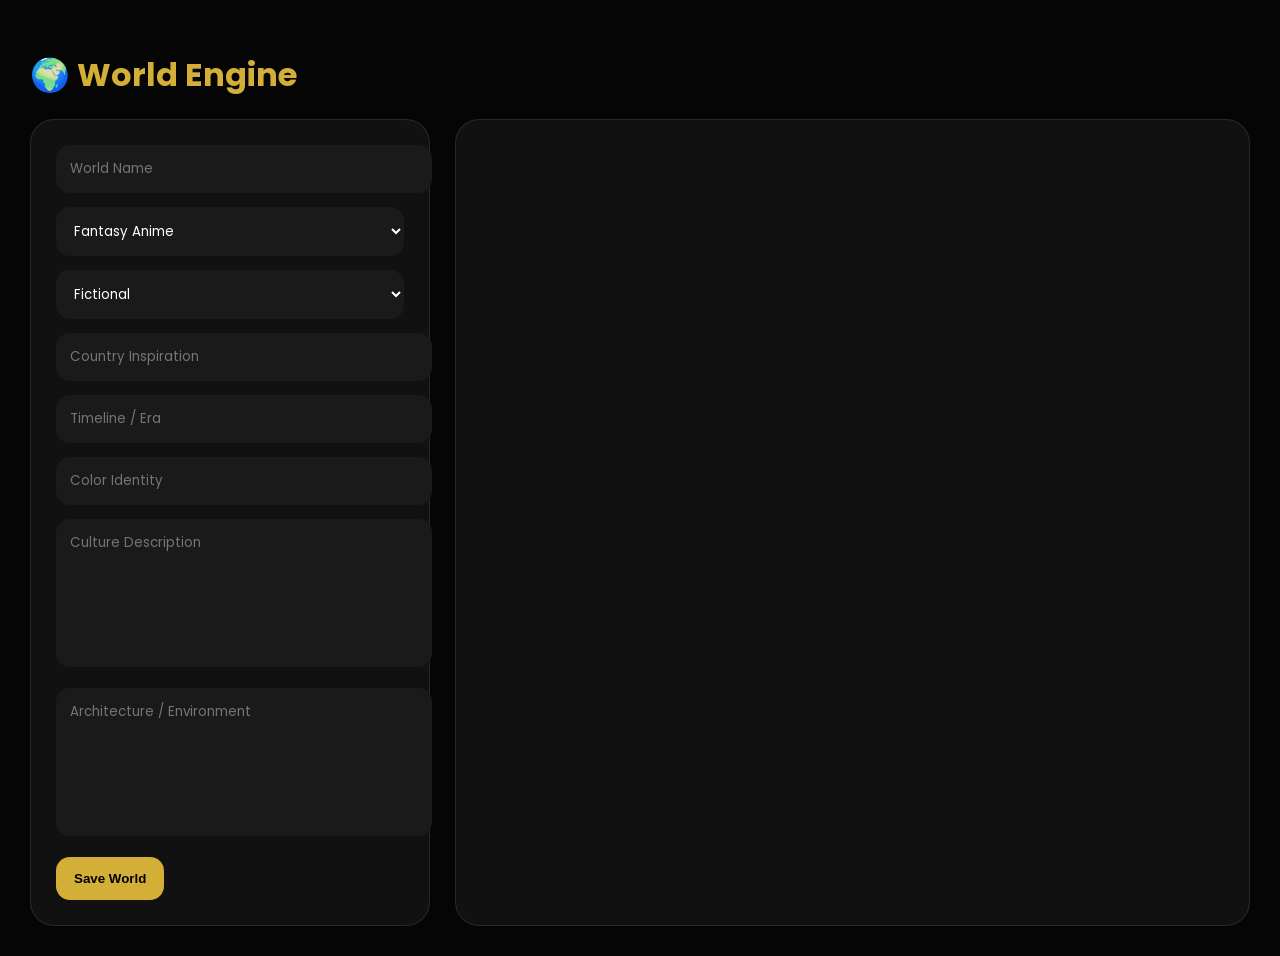
<file: pages/world.html>
<!DOCTYPE html>
<html lang="en">
<head>
<meta charset="UTF-8">
<meta name="viewport" content="width=device-width, initial-scale=1.0">
<title>EOH World Engine</title>

<link href="https://fonts.googleapis.com/css2?family=Poppins:wght@300;400;600;700&display=swap" rel="stylesheet">

<style>

body{
font-family:Poppins;
background:#050505;
color:white;
padding:30px;
margin:0;
}

.container{
max-width:1450px;
margin:auto;
}

.grid{
display:grid;
grid-template-columns:400px 1fr;
gap:25px;
}

.card{
background:#111;
padding:25px;
border-radius:24px;
border:1px solid rgba(212,175,55,.15);
}

input,textarea,select{
width:100%;
padding:14px;
margin-bottom:14px;
background:#1a1a1a;
border:none;
border-radius:14px;
color:white;
font-family:Poppins;
}

textarea{
height:120px;
resize:none;
}

button{
padding:14px 18px;
background:#d4af37;
border:none;
border-radius:14px;
font-weight:600;
cursor:pointer;
}

.world-grid{
display:grid;
grid-template-columns:repeat(auto-fill,minmax(250px,1fr));
gap:18px;
}

.world-box{
background:#1a1a1a;
padding:20px;
border-radius:18px;
}

.world-avatar{
width:100px;
height:100px;
border-radius:50%;
background:#d4af37;
margin:auto;
margin-bottom:16px;
}

.tag{
display:inline-block;
padding:6px 12px;
background:#222;
color:#d4af37;
border-radius:20px;
font-size:12px;
margin-bottom:10px;
}

.actions{
margin-top:15px;
display:flex;
gap:8px;
justify-content:center;
}

h1{
color:#d4af37;
margin-bottom:20px;
}

</style>
</head>

<body>

<div class="container">

<h1>🌍 World Engine</h1>

<div class="grid">

<!-- LEFT -->

<div class="card">

<input id="worldName" placeholder="World Name">

<select id="animeStyle">
<option>Fantasy Anime</option>
<option>Dark Fantasy</option>
<option>Cyberpunk</option>
<option>Realistic</option>
<option>Ghibli Inspired</option>
</select>

<select id="worldType">
<option>Fictional</option>
<option>Non Fictional</option>
</select>

<input id="country" placeholder="Country Inspiration">

<input id="timeline" placeholder="Timeline / Era">

<input id="colorCode" placeholder="Color Identity">

<textarea id="culture" placeholder="Culture Description"></textarea>

<textarea id="architecture" placeholder="Architecture / Environment"></textarea>

<button onclick="saveWorld()">
Save World
</button>

</div>

<!-- RIGHT -->

<div class="card">

<div id="worldList" class="world-grid"></div>

</div>

</div>

</div>

<script>

let worlds =
JSON.parse(localStorage.getItem("worlds")) || [];

/* SAVE */

function saveWorld(){

const world = {

name:worldName.value,
style:animeStyle.value,
type:worldType.value,
country:country.value,
timeline:timeline.value,
color:colorCode.value,
culture:culture.value,
architecture:architecture.value

};

worlds.push(world);

localStorage.setItem(
"worlds",
JSON.stringify(worlds)
);

renderWorlds();

}

/* DELETE */

function deleteWorld(i){

worlds.splice(i,1);

localStorage.setItem(
"worlds",
JSON.stringify(worlds)
);

renderWorlds();

}

/* RENDER */

function renderWorlds(){

const list =
document.getElementById("worldList");

list.innerHTML="";

worlds.forEach((world,i)=>{

list.innerHTML += `

<div class="world-box">

<div class="world-avatar"></div>

<div class="tag">
${world.style}
</div>

<h3 style="color:#d4af37;">
${world.name}
</h3>

<p>${world.country}</p>

<p style="
margin-top:10px;
font-size:13px;
color:#888;
">
${world.timeline}
</p>

<p style="
margin-top:10px;
font-size:13px;
color:#aaa;
">
${world.culture}
</p>

<div class="actions">

<button onclick="deleteWorld(${i})">
Delete
</button>

</div>

</div>

`;

});

}

renderWorlds();

</script>

<script src="../js/app.js"></script>

</body>
</html>
</file>
